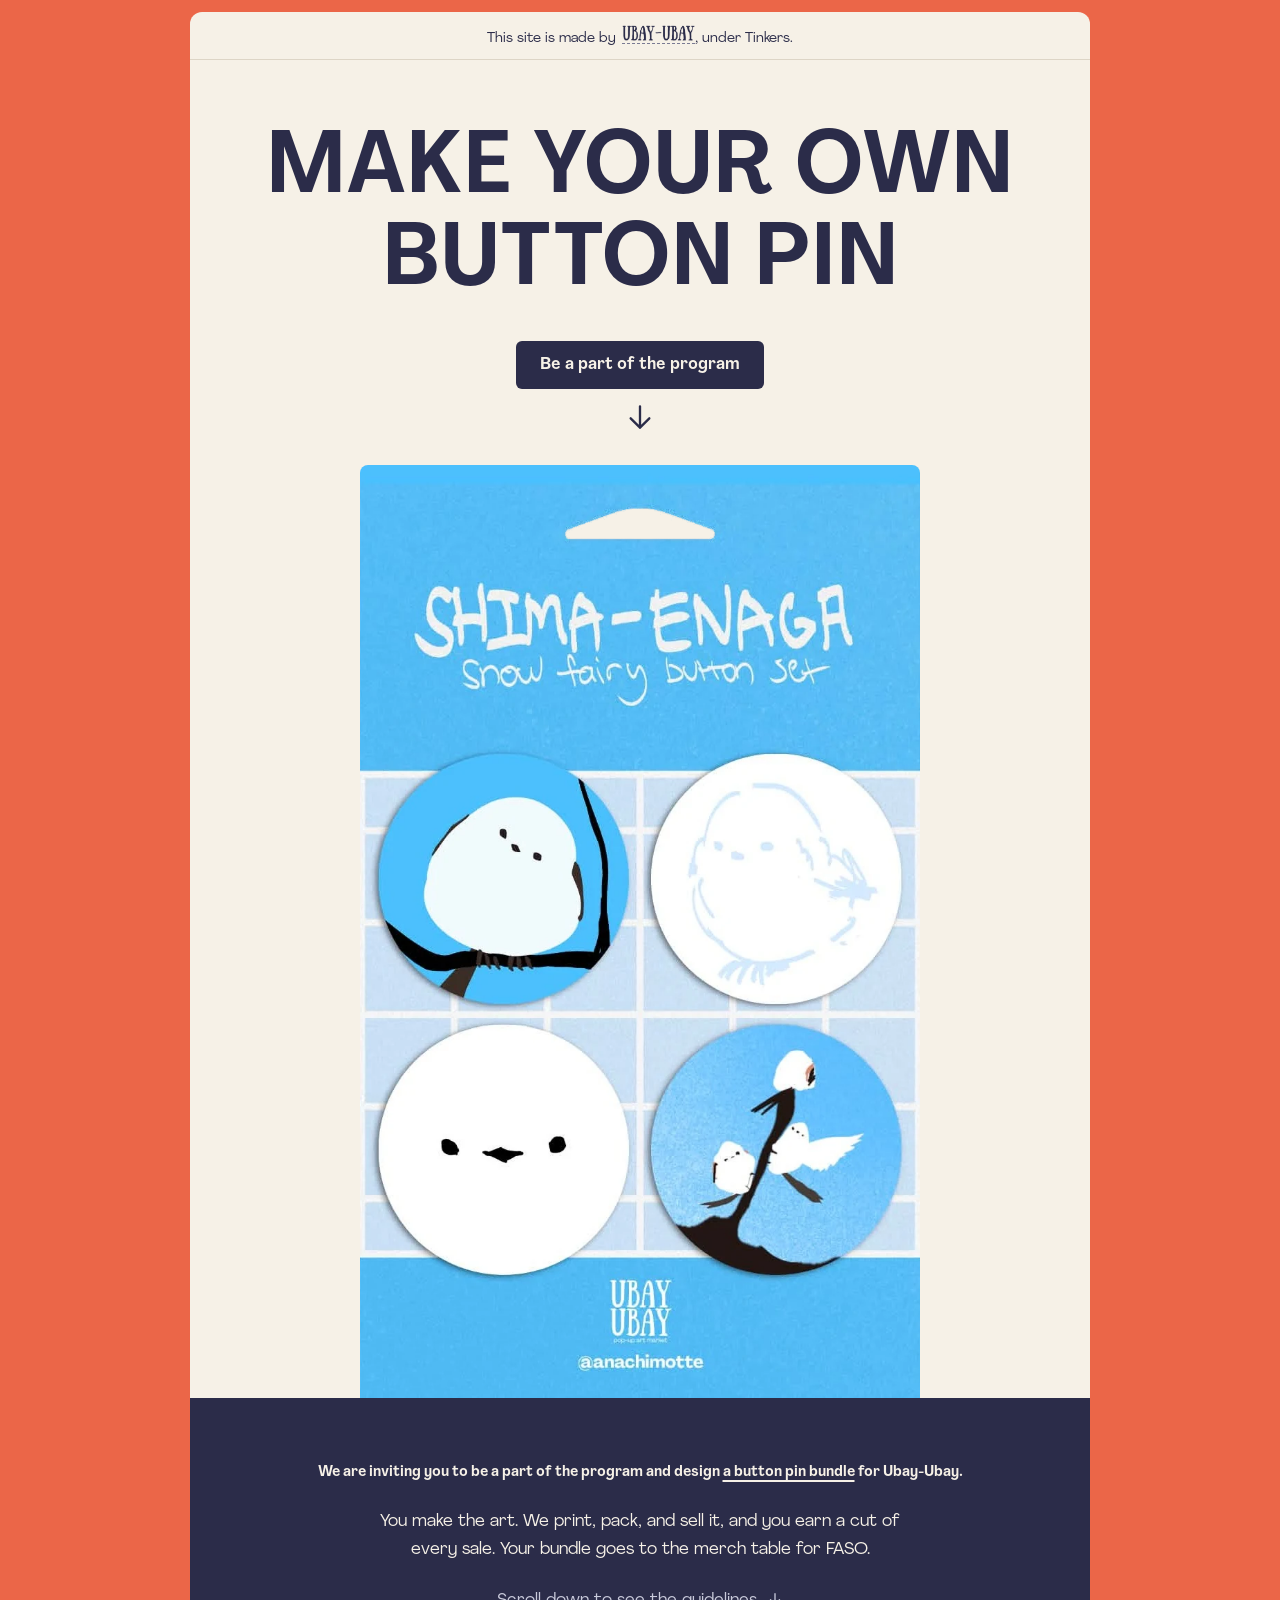
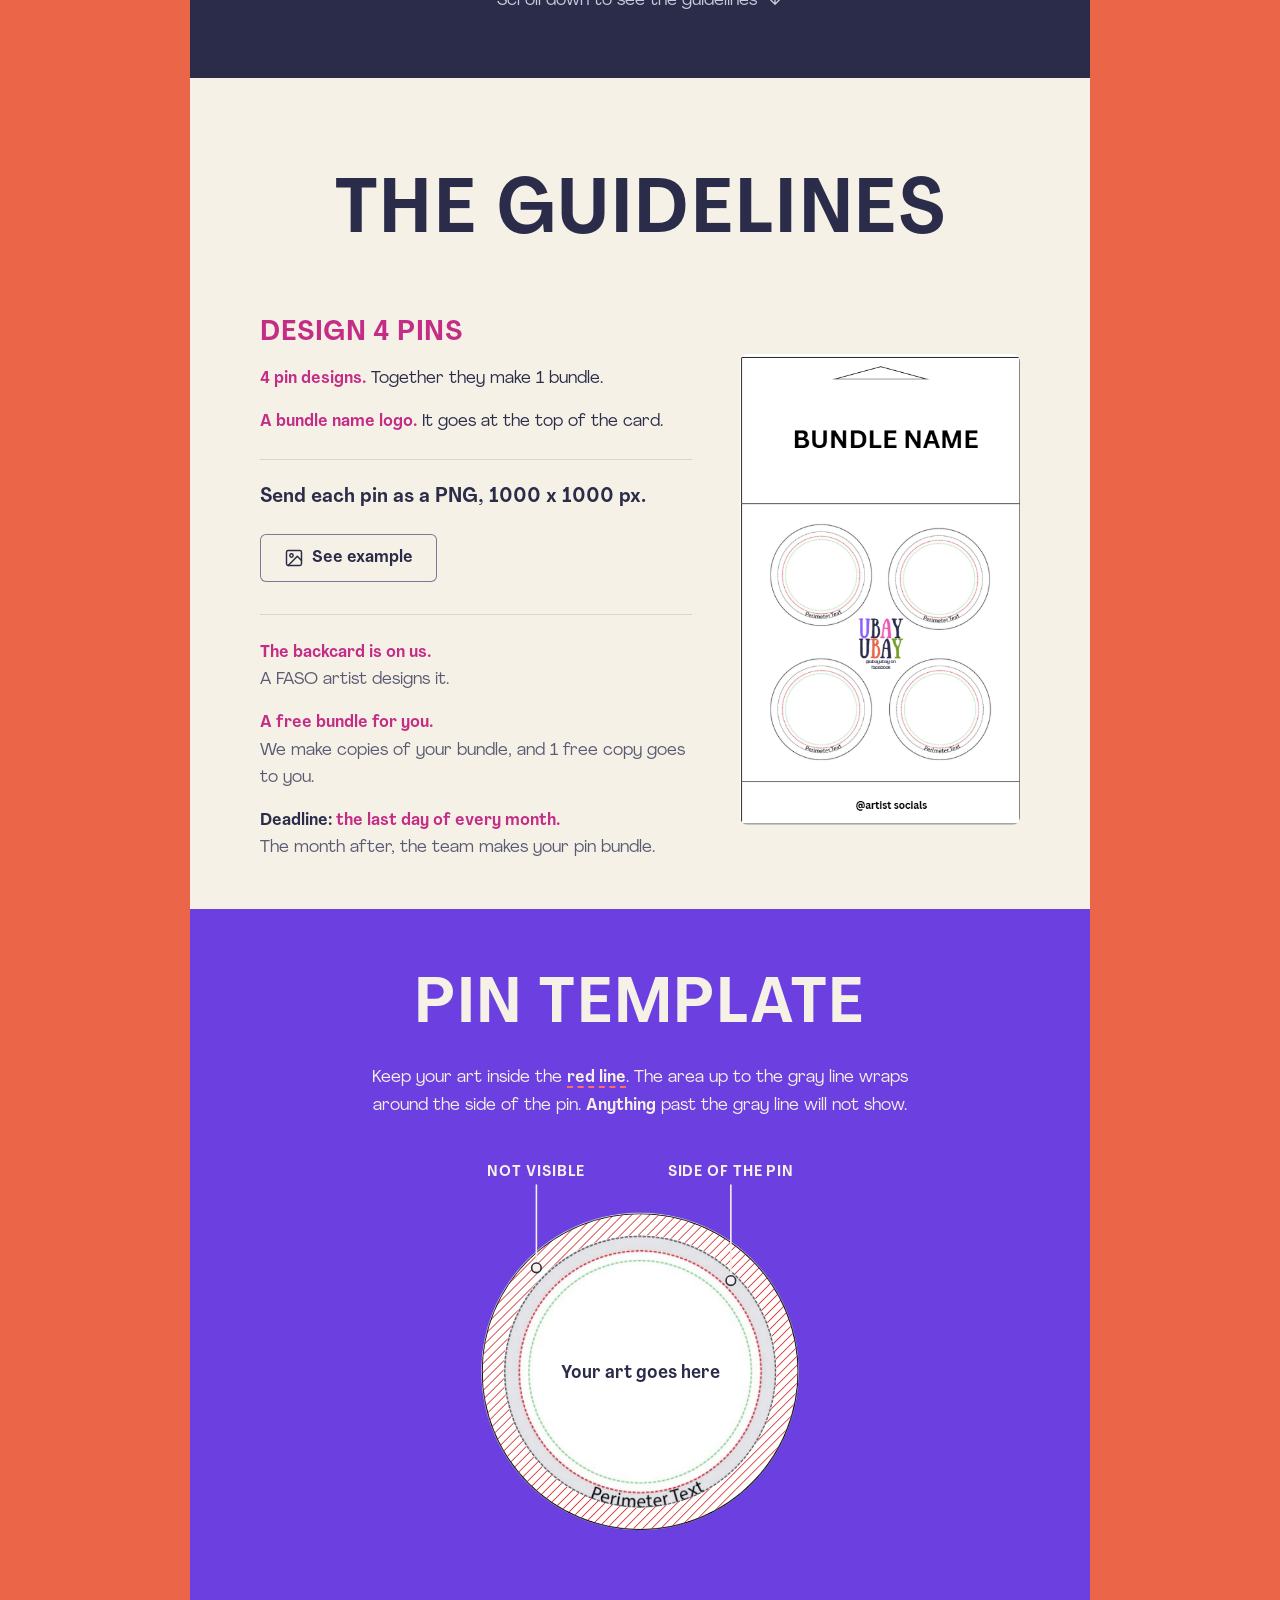
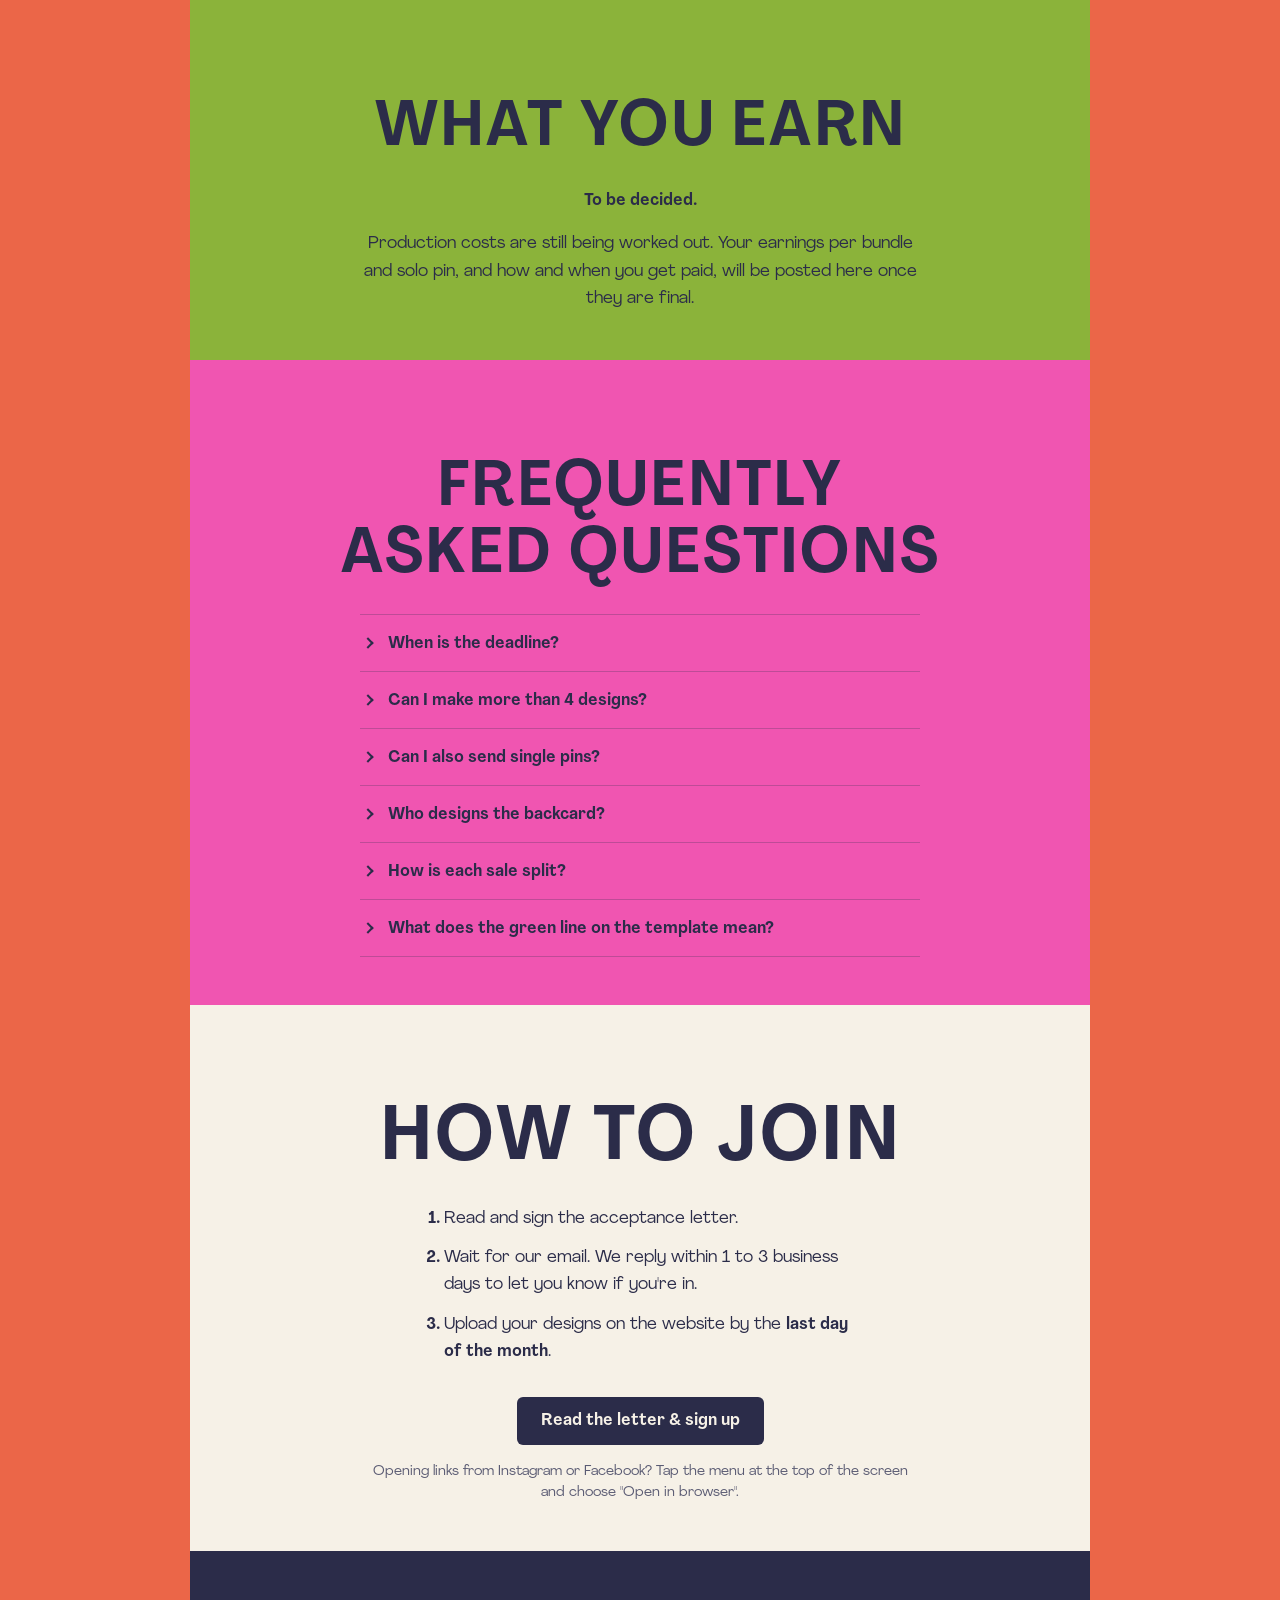
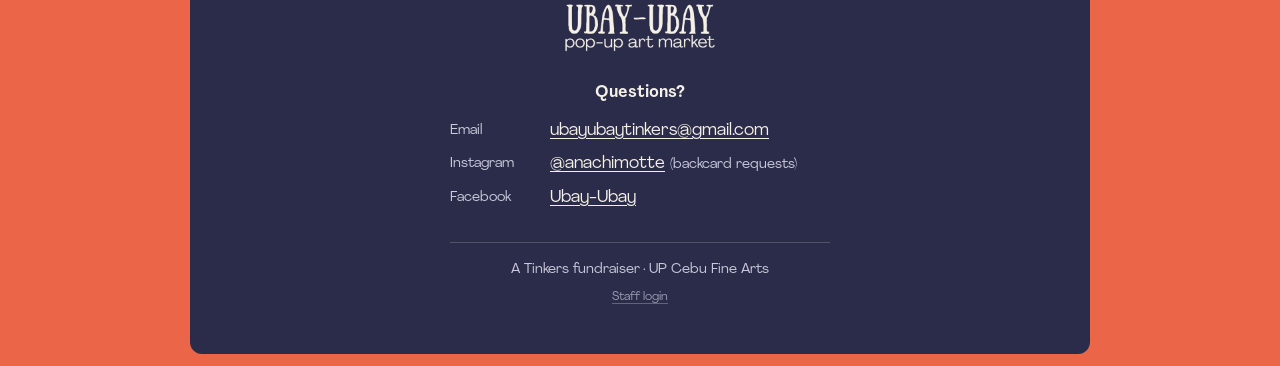
<file: index.html>
<!doctype html>
<html lang="en">
<head>
  <meta charset="utf-8">
  <meta name="viewport" content="width=device-width, initial-scale=1">
  <title>Ubay-Ubay artist invitation</title>
  <!-- EDIT: This is the text that shows when the link is shared on Facebook or Messenger. -->
  <meta name="description" content="Ubay-Ubay is inviting artists to design a button pin bundle for the FASO merch table. You make the art. We print, pack, and sell it. You earn a cut of every sale. Submissions close at the end of every month.">
  <!-- EDIT: When you change styles.css or script.js, raise the ?v= number here AND on the other page.
       It makes browsers load the new file instead of an old saved copy. -->
  <link rel="stylesheet" href="styles.css?v=63">
  <!-- Turns on the scroll animations. Skipped for people who turned on "reduce motion". -->
  <script>if ('IntersectionObserver' in window && matchMedia('(prefers-reduced-motion: no-preference)').matches) document.documentElement.classList.add('js-reveal')</script>
  <script src="script.js?v=28" defer></script>
</head>
<body>

<!--
  HOW TO EDIT THIS PAGE
  - All page text lives in this file. Change the words between the tags and save.
  - Look for comments that start with "EDIT:" for the parts that change often.
  - Anything not decided yet looks like this: <span class="tbd">[to be decided]</span>
    Replace the whole span with the real value once it is decided, then tick it off in TODO.md.
  - The page, top to bottom: header (stays at the top while scrolling), intro (cream),
    invitation (navy), Design 4 pins (cream), Pin Template (purple), What you earn (green), FAQ (pink),
    how to join (cream), footer (navy). The space around the sheet is orange.
  - Parts with class="reveal" fade in when they scroll into view.
  - The acceptance letter and the sign-up form are on the other page, sign-up.html.
-->

<a class="skip-link" href="#guidelines">Skip to the guidelines</a>

<!-- The whole site sits on one centered sheet (.page) with rounded outer corners and
     sand-colored space around it, like a Google Form. -->
<div class="page">

<!-- EDIT: The header. Keep it the same as the header on sign-up.html.
     The logo is assets/brand/logo-wordmark-navy.png (cropped from the brand kit). -->
<header class="site-header">
  <p><span>
    This site is made by
    <!-- EDIT: The short description that pops up from the logo (hover on computers, tap on phones). -->
    <span class="logo-tip"><button class="logo-tip-trigger" type="button" aria-describedby="logo-tip-text" aria-expanded="false"><img class="site-header-logo" src="assets/brand/logo-wordmark-navy.png" width="465" height="101" alt="Ubay-Ubay"></button><span class="logo-tip-text" id="logo-tip-text" role="tooltip">Ubay-Ubay is a pop-up art market by Tinkers, an organization in the Fine Arts department of UP Cebu.</span></span>,
    under Tinkers.
  </span></p>
</header>

<main>

  <!-- =========================================================
       ZONE 1: INTRO (cream)
       ========================================================= -->
  <section class="hero" aria-labelledby="intro-title">
    <!-- EDIT: The big heading. Each <span> is one line. If you change the words,
         change the 8.9 in .hero-title in styles.css so the longest line still fits phones. -->
    <h1 id="intro-title" class="hero-title"><span>Make your own</span> <span>button pin</span></h1>

    <a class="hero-cta" href="#guidelines">
      <span class="hero-box">Be a part of the program</span>
      <svg class="hero-arrow" viewBox="0 0 24 24" width="32" height="32" aria-hidden="true" focusable="false">
        <path d="M12 4v16M5 13l7 7 7-7" fill="none" stroke="currentColor" stroke-width="1.75" stroke-linecap="round" stroke-linejoin="round"></path>
      </svg>
    </a>

    <!-- EDIT: Placeholder picture. Swap the src for the real image and update the alt text.
         The hang-hole at the top is see-through, so the cream page shows through it. -->
    <figure class="hero-image">
      <img src="assets/brand/shima-enaga-placeholder.webp?v=1" width="810" height="1350" alt="Shima-Enaga snow fairy button set by @anachimotte">
    </figure>
  </section>


  <!-- =========================================================
       ZONE 2: THE GUIDELINES
       The invitation sits on navy, Design 4 pins on cream, Pin Template on purple, What you earn on green, the FAQ on pink.
       Topic titles have no numbers. The heading itself names the part.
       ========================================================= -->
  <section class="guidelines" id="guidelines" aria-labelledby="guidelines-title">
  <div class="zone zone-navy zone-invite">

    <!-- EDIT: The invitation at the top of the navy section. The first line is
         sized to fit on one line on computers. Phones wrap it. -->
    <div class="invite reveal">
      <p class="invite-lead">
        We are inviting you to be a part of the program and design
        <span class="underline">a button pin bundle</span> for Ubay-Ubay.
      </p>
      <p class="invite-body">
        You make the art. We print, pack, and sell it, and you earn a cut of every sale.
        Your bundle goes to the merch table for FASO.
      </p>
      <p class="invite-scroll">
        Scroll down to see the guidelines
        <svg class="invite-scroll-arrow" viewBox="0 0 24 24" width="18" height="18" aria-hidden="true" focusable="false">
          <path d="M12 5v14M6 13l6 6 6-6" fill="none" stroke="currentColor" stroke-width="1.75" stroke-linecap="round" stroke-linejoin="round"></path>
        </svg>
      </p>
    </div>
  </div>

  <!-- Guidelines 1 and 2 sit on cream with navy text -->
  <div class="zone zone-guide">

    <div class="zone-head reveal">
      <h2 id="guidelines-title" class="guidelines-title">The guidelines</h2>
    </div>

    <!-- ---------- Design 4 pins ---------- -->
    <!-- Guideline 1: the text on the left, the sample card on the right.
         On phones everything is centered and stacked, with the sample card last. -->
    <section class="topic topic-wide reveal" id="what-to-make" aria-labelledby="what-to-make-title">
      <div class="bento">

      <div class="bento-text">
      <h3 id="what-to-make-title">Design 4 pins</h3>

      <div class="bento-lines">
        <p><strong class="text-highlight">4 pin designs.</strong> Together they make 1 bundle.</p>
        <p><strong class="text-highlight">A bundle name logo.</strong> It goes at the top of the card.</p>
      </div>

      <!-- EDIT: File format for each pin. -->
      <p class="bento-sub">Send each pin as a PNG, 1000 x 1000 px.</p>

      <!-- "See example": on computers, hovering shows a small preview.
           Clicking or tapping opens the full picture on top of the page (the dialog
           at the bottom of <main>). It never leaves the page. -->
      <div class="example-trigger">
        <button class="button button-secondary example-open" type="button" data-open-example>
          <svg viewBox="0 0 24 24" width="20" height="20" aria-hidden="true" focusable="false">
            <rect x="3" y="3" width="18" height="18" rx="2" fill="none" stroke="currentColor" stroke-width="1.75"></rect>
            <circle cx="9" cy="9" r="2" fill="none" stroke="currentColor" stroke-width="1.75"></circle>
            <path d="M21 15l-5-5L5 21" fill="none" stroke="currentColor" stroke-width="1.75" stroke-linecap="round" stroke-linejoin="round"></path>
          </svg>
          See example
        </button>
        <div class="example-peek" aria-hidden="true">
          <img src="assets/brand/pin-example-bundle.jpg" width="844" height="1265" loading="lazy" alt="">
        </div>
      </div>

      <!-- Extra information, quieter, right under "See example". -->
      <div class="bento-extra">
        <div class="bento-extra-items">
          <p><strong class="text-highlight">The backcard is on us.</strong> A FASO artist designs it.</p>
          <p><strong class="text-highlight">A free bundle for you.</strong> We make copies of your bundle, and 1 free copy goes to you.</p>
          <!-- EDIT: The deadline. It also appears in the FAQ and in "How to join" step 3. -->
          <p>
            <strong>Deadline: <span class="text-highlight">the last day of every month.</span></strong>
            The month after, the team makes your pin bundle.
          </p>
        </div>
      </div>
      </div>

      <!-- EDIT: The sample bundle picture is assets/brand/pin-sample-guideline.png -->
      <div class="bento-sample">
        <img class="sample-image" src="assets/brand/pin-sample-guideline.png?v=2" width="432" height="727"
             alt="Sample bundle card: the bundle name at the top, four pins with the template lines around the Ubay-Ubay logo, and the artist's socials at the bottom">
      </div>

      </div>
    </section>
  </div>

  <!-- Pin Template on purple with cream text -->
  <div class="zone zone-navy zone-template">

    <!-- ---------- Pin Template ---------- -->
    <section class="topic column reveal" id="pin-template" aria-labelledby="pin-template-title">
      <h3 id="pin-template-title" class="section-title">Pin Template</h3>
      <p>
        Keep your art inside the <strong class="text-red">red line</strong>. The area up to the
        gray line wraps around the side of the pin. <strong>Anything</strong> past the gray line
        will not show.
      </p>

      <!-- EDIT: The pin picture is assets/brand/pin-template.png. The shading and labels are drawn on top of it. -->
      <svg class="template-diagram" viewBox="-20 -130 640 740" role="img" aria-labelledby="template-diagram-title">
        <title id="template-diagram-title">Button pin template. Your art goes inside the red dashed line. The ring between the red and gray dashed lines wraps around the side of the pin. Anything past the gray dashed line, up to the outer edge, is not visible.</title>
        <defs>
          <!-- White with red diagonal lines, for the outer ring that will not show -->
          <pattern id="hatch-not-visible" patternUnits="userSpaceOnUse" width="12" height="12" patternTransform="rotate(45)">
            <rect width="12" height="12" fill="#ffffff"></rect>
            <line x1="0" y1="0" x2="0" y2="12" stroke="#d62828" stroke-width="3"></line>
          </pattern>
        </defs>
        <image href="assets/brand/pin-template.png" x="0" y="0" width="600" height="600"></image>
        <!-- Shading: red-hatched ring = not visible, light gray ring = side of the pin -->
        <path class="zone-shade-hidden" fill-rule="evenodd" d="M 4,300 a 296,296 0 1,0 592,0 a 296,296 0 1,0 -592,0 Z M 43,300 a 257,257 0 1,0 514,0 a 257,257 0 1,0 -514,0 Z"></path>
        <path class="zone-shade-side" fill-rule="evenodd" d="M 44,300 a 256,256 0 1,0 512,0 a 256,256 0 1,0 -512,0 Z M 71,300 a 229,229 0 1,0 458,0 a 229,229 0 1,0 -458,0 Z"></path>
        <!-- Labels -->
        <g class="diagram-callout">
          <line x1="105" y1="-52" x2="105" y2="105"></line>
          <circle cx="105" cy="105" r="9"></circle>
          <text x="105" y="-68" text-anchor="middle">NOT VISIBLE</text>
          <line x1="471" y1="-52" x2="471" y2="129"></line>
          <circle cx="471" cy="129" r="9"></circle>
          <text x="471" y="-68" text-anchor="middle">SIDE OF THE PIN</text>
        </g>
        <text class="diagram-front-note" x="300" y="312" text-anchor="middle">Your art goes here</text>
      </svg>

    </section>

  </div>

    <!-- ---------- What you earn (green band) ---------- -->
    <section class="zone zone-color zone-green" id="earnings" aria-labelledby="earnings-title">
      <div class="topic column reveal">
        <h3 id="earnings-title" class="section-title">What you earn</h3>
        <!-- EDIT: Earnings. Still to be decided. Once set, also update the FAQ ("How is each sale split?"). -->
        <p><strong>To be decided.</strong></p>
        <p>
          Production costs are still being worked out. Your earnings per bundle and solo pin,
          and how and when you get paid, will be posted here once they are final.
        </p>
      </div>
    </section>

    <!-- ---------- Frequently asked questions (pink band) ----------
         To add a question, copy one <details> block and change the text. -->
    <section class="zone zone-color zone-pink" id="faq" aria-labelledby="faq-title">
      <div class="topic column reveal">
        <h3 id="faq-title" class="section-title">Frequently asked questions</h3>

        <div class="more-list">

          <!-- EDIT: The deadline. It also appears under "Design 4 pins" and in "How to join" step 3. -->
          <details class="more">
            <summary>When is the deadline?</summary>
            <div class="more-body">
              <p>
                <strong>The last day of every month.</strong>
                Upload your designs with your upload link by then. The month after, the team
                prints and packs your bundle. See "How to join" below.
              </p>
            </div>
          </details>

          <details class="more">
            <summary>Can I make more than 4 designs?</summary>
            <div class="more-body">
              <p>Yes. Make as many as you want, but only 4 designs go into one bundle.</p>
              <ul class="list">
                <li>4 designs make 1 bundle.</li>
                <li>5 designs still make 1 bundle. The extra design does not earn more.</li>
                <li>8 designs make 2 bundles and a bigger cut.</li>
              </ul>
            </div>
          </details>

          <details class="more">
            <summary>Can I also send single pins?</summary>
            <div class="more-body">
              <p>Yes, as solo pins, if you also submitted a bundle.</p>
              <ul class="list">
                <li>Solo pin art does not have to be new or on theme.</li>
                <li>Upload solo pins with the same upload link as your bundle.</li>
              </ul>
            </div>
          </details>

          <details class="more">
            <summary>Who designs the backcard?</summary>
            <div class="more-body">
              <p>
                A FASO artist makes every backcard, so all bundles look the same.
                You only design the pins and the bundle name logo. See the sample card under "Design 4 pins".
              </p>
              <p>The card is vellum board or hard paper with pre-punched holes for the pins.</p>
              <p>
                Want something added to your card? Message
                <a href="https://www.instagram.com/anachimotte/" target="_blank" rel="noopener noreferrer">@anachimotte on Instagram</a>.
              </p>
            </div>
          </details>

          <details class="more">
            <summary>How is each sale split?</summary>
            <div class="more-body">
              <!-- EDIT: Prices. The artist's share also appears under "What you earn". -->
              <div class="table-wrap">
                <table>
                  <thead>
                    <tr>
                      <th scope="col">Item</th>
                      <th scope="col" class="num">Price</th>
                      <th scope="col" class="num">Artist gets</th>
                      <th scope="col" class="num">Tinkers gets</th>
                    </tr>
                  </thead>
                  <tbody>
                    <tr><th scope="row">Bundle</th><td class="num">₱240</td><td class="num">₱100</td><td class="num">₱140</td></tr>
                    <tr><th scope="row">Solo pin</th><td class="num">₱50</td><td class="num">₱10</td><td class="num">₱40</td></tr>
                  </tbody>
                </table>
              </div>
            </div>
          </details>

          <details class="more">
            <summary>What does the green line on the template mean?</summary>
            <div class="more-body">
              <p><span class="tbd">[to be decided]</span></p>
            </div>
          </details>

        </div>
      </div>
    </section>

    <!-- EDIT: Pin ideas gallery. Hidden until we have images we own or have permission to use.
         To show it, delete the two comment lines marked HIDE and put the images inside the gallery div.
    HIDE START
    <section class="topic column reveal" id="pin-ideas" aria-labelledby="pin-ideas-title">
      <h3 id="pin-ideas-title">Pin ideas</h3>
      <div class="gallery"></div>
    </section>
    HIDE END -->

  </section>


  <!-- =========================================================
       ZONE 3: HOW TO JOIN (cream)
       ========================================================= -->
  <section class="zone zone-join" id="how-to-join" aria-labelledby="how-to-join-title">
    <div class="column reveal">
      <h2 id="how-to-join-title" class="join-title">How to join</h2>

      <!-- EDIT: Deadline. It also appears under "Design 4 pins" and in the FAQ. -->
      <ol class="steps">
        <li>Read and sign the acceptance letter.</li>
        <li>Wait for our email. We reply within 1 to 3 business days to let you know if you're in.</li>
        <li>
          Upload your designs on the website by the <strong>last day of the month</strong>.
        </li>
      </ol>

      <p><a class="button button-primary" href="sign-up.html">Read the letter &amp; sign up</a></p>
      <p class="small">
        Opening links from Instagram or Facebook? Tap the menu at the top of the screen
        and choose "Open in browser".
      </p>
    </div>
  </section>

  <!-- EDIT: The example picture that opens from "See example" in guideline 1.
       The picture is assets/brand/pin-example-bundle.jpg (by Gumtoo Stickers). -->
  <dialog class="example-dialog" id="example-dialog" aria-labelledby="example-dialog-title">
    <div class="example-dialog-inner">
      <div class="example-dialog-head">
        <p class="example-dialog-title" id="example-dialog-title">Example of a finished bundle</p>
        <form method="dialog">
          <button class="example-dialog-close" type="submit" aria-label="Close">
            <svg viewBox="0 0 24 24" width="22" height="22" aria-hidden="true" focusable="false">
              <path d="M6 6l12 12M18 6L6 18" fill="none" stroke="currentColor" stroke-width="1.75" stroke-linecap="round"></path>
            </svg>
          </button>
        </form>
      </div>
      <img src="assets/brand/pin-example-bundle.jpg" width="844" height="1265" loading="lazy"
           alt="A finished bundle called Cooking Noodle: four round pins on a backcard, showing a noodle pack, a fried egg with shrimp and bacon, bok choy with a dumpling, and a bowl of noodles">
      <p class="small">Cooking Noodle by <a href="https://www.gumtoostickers.com" target="_blank" rel="noopener noreferrer">Gumtoo Stickers</a></p>
    </div>
  </dialog>

</main>

<!-- EDIT: Footer contacts. Keep this the same as the footer on sign-up.html. -->
<footer class="site-footer">
  <div class="column">
    <!-- EDIT: Logo image is assets/brand/logo-horizontal-cream.png (cropped from the brand kit). -->
    <img class="footer-logo" src="assets/brand/logo-horizontal-cream.png" width="160" height="57" alt="Ubay-Ubay pop-up art market">
    <p class="footer-title">Questions?</p>
    <dl class="footer-contacts">
      <div>
        <dt>Email</dt>
        <dd><a href="mailto:ubayubaytinkers@gmail.com">ubayubaytinkers@gmail.com</a></dd>
      </div>
      <div>
        <dt>Instagram</dt>
        <dd><a href="https://www.instagram.com/anachimotte/" target="_blank" rel="noopener noreferrer">@anachimotte</a> <span class="footer-note">(backcard requests)</span></dd>
      </div>
      <div>
        <dt>Facebook</dt>
        <dd><a href="https://www.facebook.com/profile.php?id=61594420606815" target="_blank" rel="noopener noreferrer">Ubay-Ubay</a></dd>
      </div>
    </dl>
    <p class="footer-credit">A Tinkers fundraiser · UP Cebu Fine Arts</p>
    <!-- The staff page (password protected). Quiet on purpose: artists don't need it. -->
    <p class="footer-staff"><a href="admin.html">Staff login</a></p>
  </div>
</footer>

</div>

</body>
</html>
</file>
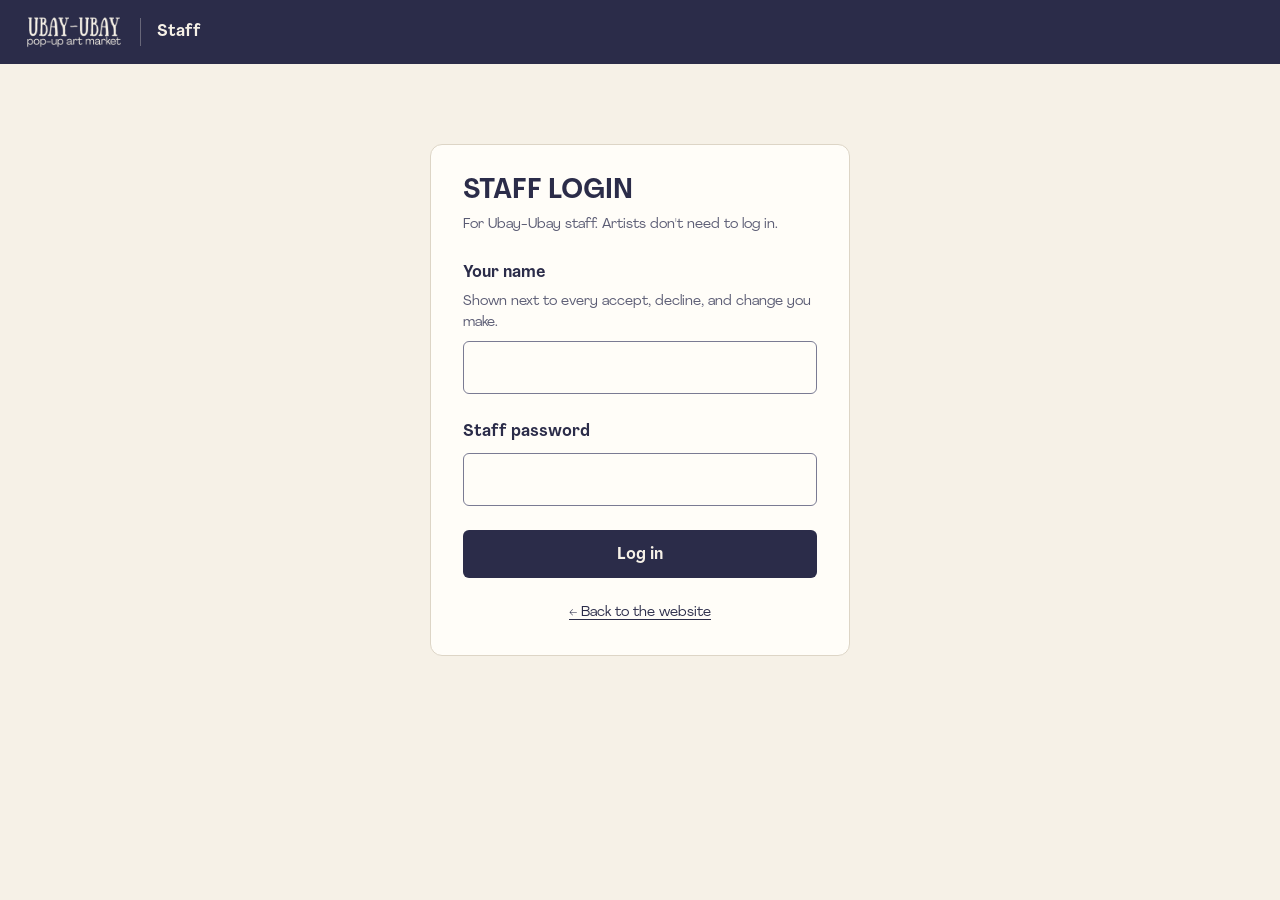
<file: admin.html>
<!doctype html>
<html lang="en">
<head>
  <meta charset="utf-8">
  <meta name="viewport" content="width=device-width, initial-scale=1">
  <title>Staff page, Ubay-Ubay</title>
  <!-- Private page for Ubay-Ubay staff, reached from "Staff login" in the footer.
       Hidden from search engines. -->
  <meta name="robots" content="noindex, nofollow">
  <!-- EDIT: When you change styles.css or script.js, raise the ?v= number here AND on the other pages. -->
  <link rel="stylesheet" href="styles.css?v=63">
  <script src="script.js?v=28" defer></script>
  <script src="admin.js?v=5" defer></script>
</head>
<body class="staff">

<!--
  HOW THIS PAGE WORKS
  - Staff log in with their name and the staff password. The password is checked by the
    Apps Script (ADMIN_PASSWORD in its settings), never stored in this page.
  - Accept sends the welcome email with the artist's private upload link.
    Decline sends a kind "not this time" email. Both are logged with the staff name.
  - admin.js builds the list. Setup and use: README.md, "Use the staff page".
-->

<header class="staff-top">
  <a class="staff-brand" href="index.html" aria-label="Ubay-Ubay website">
    <img src="assets/brand/logo-horizontal-cream.png" width="160" height="57" alt="Ubay-Ubay">
  </a>
  <span class="staff-top-label">Staff</span>
  <div class="staff-top-user" id="staff-top-user" hidden>
    <span class="staff-top-name">Logged in as <strong id="staff-shown"></strong></span>
    <button class="staff-top-button" type="button" id="refresh-button">Refresh</button>
    <button class="staff-top-button" type="button" id="logout-button">Log out</button>
  </div>
</header>

<main class="staff-main">

  <!-- Log in -->
  <section class="staff-login" id="login-box" hidden aria-labelledby="login-title">
    <h1 id="login-title" class="staff-login-title">Staff login</h1>
    <p class="small">For Ubay-Ubay staff. Artists don't need to log in.</p>
    <form class="form" id="login-form" novalidate>
      <div class="field">
        <label for="staff-name">Your name</label>
        <p class="hint" id="staff-name-hint">Shown next to every accept, decline, and change you make.</p>
        <input id="staff-name" type="text" autocomplete="name" maxlength="60" aria-describedby="staff-name-hint" required>
      </div>
      <div class="field">
        <label for="staff-password">Staff password</label>
        <input id="staff-password" type="password" autocomplete="current-password" required>
      </div>
      <button class="button button-primary button-block" type="submit" id="login-button">Log in</button>
      <p class="small form-status" id="login-status" role="status" aria-live="polite"></p>
    </form>
    <p class="small staff-login-back"><a href="index.html">← Back to the website</a></p>
  </section>

  <!-- The dashboard -->
  <div id="admin-app" hidden>
    <h1 class="staff-title" id="page-title">Sign-ups</h1>

    <!-- The 4 count tiles are also the filters -->
    <div class="stat-tiles" role="group" aria-label="Show">
      <button class="stat-tile" type="button" data-filter="needs" aria-pressed="true">
        <span class="stat-label">Needs a reply</span>
        <span class="stat-value" id="count-needs">0</span>
        <span class="stat-note" id="note-needs"></span>
      </button>
      <button class="stat-tile" type="button" data-filter="Accepted" aria-pressed="false">
        <span class="stat-label">Accepted</span>
        <span class="stat-value" id="count-accepted">0</span>
        <span class="stat-note">In the program</span>
      </button>
      <button class="stat-tile" type="button" data-filter="Declined" aria-pressed="false">
        <span class="stat-label">Declined</span>
        <span class="stat-value" id="count-declined">0</span>
        <span class="stat-note">Told "not this time"</span>
      </button>
      <button class="stat-tile" type="button" data-filter="uploads" aria-pressed="false">
        <span class="stat-label">Uploaded this month</span>
        <span class="stat-value" id="count-uploads">0</span>
        <span class="stat-note" id="note-uploads">Artists</span>
      </button>
    </div>

    <!-- Filters. They are saved in the page address, so Refresh keeps them and a copied
         link opens the same view. The tiles above are shortcuts that set these. -->
    <form class="staff-filters" id="staff-filters" role="search" aria-label="Filter sign-ups">
      <label class="staff-search">
        <span class="visually-hidden">Search</span>
        <svg viewBox="0 0 24 24" width="18" height="18" aria-hidden="true" focusable="false"><circle cx="11" cy="11" r="6.5" fill="none" stroke="currentColor" stroke-width="1.5"></circle><path d="M16 16l4.5 4.5" stroke="currentColor" stroke-width="1.5" stroke-linecap="round"></path></svg>
        <input type="search" id="f-q" name="q" placeholder="Search name, artist name, or email" autocomplete="off">
      </label>
      <label class="filter-field">
        <span>Status</span>
        <select id="f-status" name="status">
          <option value="all">All</option>
          <option value="New">New (not decided)</option>
          <option value="Accepted">Accepted</option>
          <option value="Declined">Declined</option>
        </select>
      </label>
      <label class="filter-field">
        <span>Replied</span>
        <select id="f-replied" name="replied">
          <option value="all">All</option>
          <option value="no">Not replied yet</option>
          <option value="yes">Replied</option>
        </select>
      </label>
      <label class="filter-field">
        <span>Uploads</span>
        <select id="f-uploads" name="uploads">
          <option value="all">All</option>
          <option value="month">Uploaded this month</option>
          <option value="any">Uploaded any time</option>
          <option value="none">No uploads yet</option>
        </select>
      </label>
      <label class="filter-field">
        <span>Signed</span>
        <select id="f-signed" name="signed">
          <option value="any">Any time</option>
          <option value="week">Last 7 days</option>
          <option value="month">This month</option>
          <option value="last-month">Last month</option>
          <option value="older">Before last month</option>
        </select>
      </label>
      <label class="filter-field">
        <span>Sort</span>
        <select id="f-sort" name="sort">
          <option value="oldest">Longest wait</option>
          <option value="newest">Newest</option>
          <option value="name">A to Z</option>
        </select>
      </label>
    </form>

    <div class="staff-tools">
      <p class="small staff-showing" id="staff-showing" aria-live="polite"></p>
      <label class="filter-check">
        <input type="checkbox" id="f-hide-test" name="hideTest"> Hide test sign-ups
      </label>
      <button class="button button-ghost button-small" type="button" id="clear-filters">Clear filters</button>
      <!-- Copies every email in the list below, for Gmail's BCC box -->
      <button class="button button-secondary button-small" type="button" id="copy-emails">Copy emails</button>
    </div>

    <p class="small form-status admin-status" id="admin-status" role="status" aria-live="polite"></p>

    <div class="srows" id="staff-list">
      <!-- Column titles, computers only. Each row below is a button that opens its details. -->
    </div>
  </div>

</main>

<!-- Asks before an email goes out -->
<dialog class="example-dialog thanks-dialog" id="confirm-dialog" aria-labelledby="confirm-title">
  <div class="example-dialog-inner">
    <div class="example-dialog-head">
      <p class="example-dialog-title" id="confirm-title"></p>
    </div>
    <p id="confirm-text"></p>
    <div class="confirm-actions">
      <button class="button button-secondary" type="button" data-answer="no">Cancel</button>
      <button class="button button-primary" type="button" data-answer="yes" id="confirm-yes">Send email</button>
    </div>
  </div>
</dialog>

<!-- A signed letter, shown on the page. Each PDF page is drawn as a picture, so it
     works on phones too. Open in new tab and Download use the same file. -->
<dialog class="example-dialog letter-dialog" id="letter-dialog" aria-labelledby="letter-title">
  <div class="example-dialog-inner">
    <div class="example-dialog-head">
      <p class="example-dialog-title" id="letter-title">Signed letter</p>
      <form method="dialog">
        <button class="example-dialog-close" type="submit" aria-label="Close">
          <svg viewBox="0 0 24 24" width="22" height="22" aria-hidden="true" focusable="false">
            <path d="M6 6l12 12M18 6L6 18" fill="none" stroke="currentColor" stroke-width="1.75" stroke-linecap="round"></path>
          </svg>
        </button>
      </form>
    </div>
    <p class="letter-dialog-actions">
      <button class="button button-secondary button-small" type="button" id="letter-open" disabled>Open in new tab</button>
      <button class="button button-ghost button-small" type="button" id="letter-download" disabled>Download</button>
    </p>
    <div class="letter-pages" id="letter-pages"></div>
  </div>
</dialog>

<!-- One design, full size -->
<dialog class="example-dialog" id="image-dialog" aria-labelledby="image-title">
  <div class="example-dialog-inner">
    <div class="example-dialog-head">
      <p class="example-dialog-title" id="image-title"></p>
      <form method="dialog">
        <button class="example-dialog-close" type="submit" aria-label="Close">
          <svg viewBox="0 0 24 24" width="22" height="22" aria-hidden="true" focusable="false">
            <path d="M6 6l12 12M18 6L6 18" fill="none" stroke="currentColor" stroke-width="1.75" stroke-linecap="round"></path>
          </svg>
        </button>
      </form>
    </div>
    <div id="image-full"></div>
  </div>
</dialog>

</body>
</html>
</file>
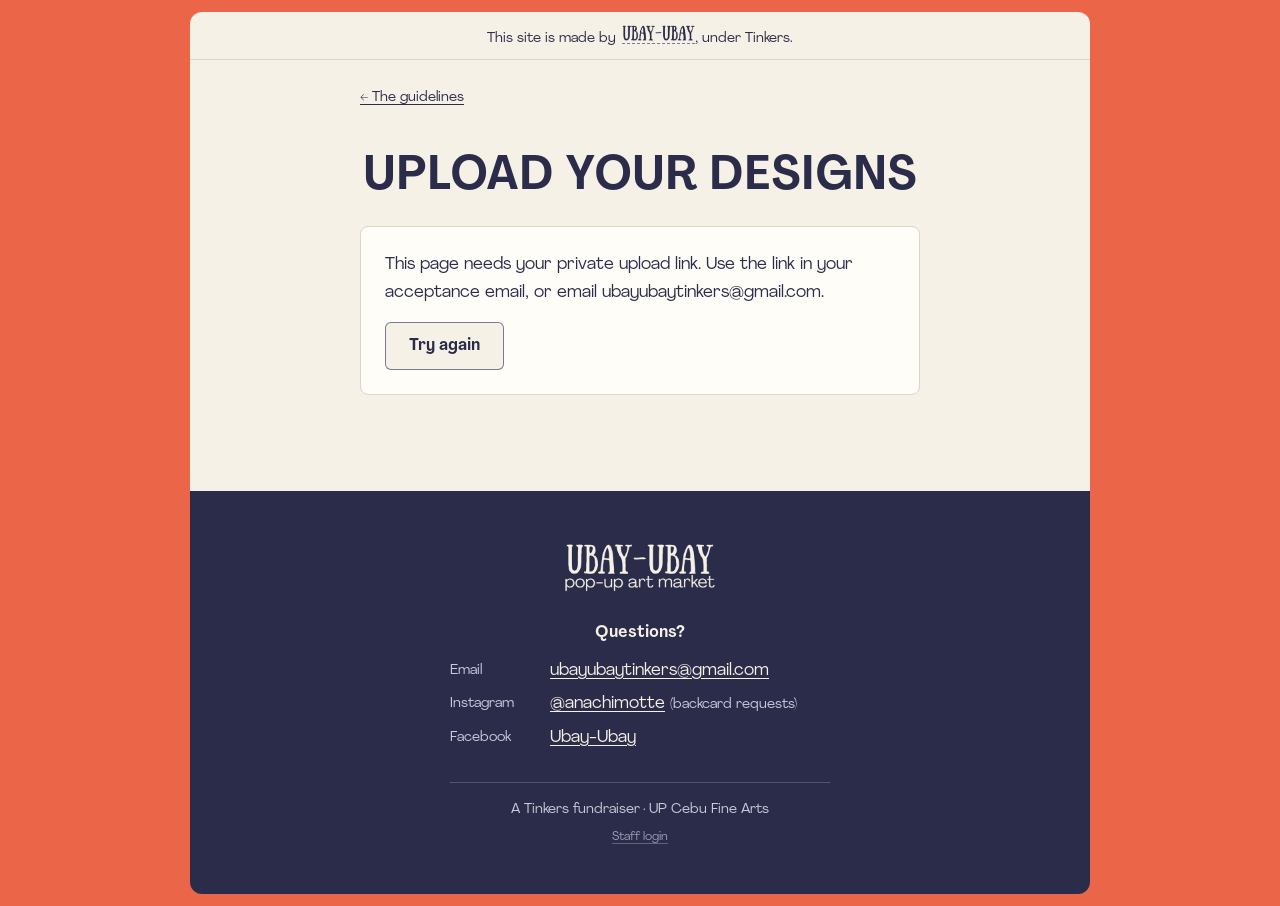
<file: upload.html>
<!doctype html>
<html lang="en">
<head>
  <meta charset="utf-8">
  <meta name="viewport" content="width=device-width, initial-scale=1">
  <title>Upload your designs, Ubay-Ubay</title>
  <!-- Private page: each accepted artist reaches it through the link in their welcome email. -->
  <meta name="robots" content="noindex">
  <!-- EDIT: When you change styles.css or script.js, raise the ?v= number here AND on the other pages. -->
  <link rel="stylesheet" href="styles.css?v=63">
  <script src="script.js?v=28" defer></script>
  <script src="upload.js?v=1" defer></script>
</head>
<body>

<!--
  HOW THIS PAGE WORKS
  - Accepted artists open it with their private link: upload.html?t=<code>.
    The code tells the Apps Script who they are, so their files go to their own Drive folder.
  - upload.js does the work. The checks (PNG, 1000 x 1000 px) happen here and again in the script.
-->

<div class="page">

<!-- EDIT: The header. Keep it the same as the header on index.html. -->
<header class="site-header">
  <p><span>
    This site is made by
    <span class="logo-tip"><button class="logo-tip-trigger" type="button" aria-describedby="logo-tip-text" aria-expanded="false"><img class="site-header-logo" src="assets/brand/logo-wordmark-navy.png" width="465" height="101" alt="Ubay-Ubay"></button><span class="logo-tip-text" id="logo-tip-text" role="tooltip">Ubay-Ubay is a pop-up art market by Tinkers, an organization in the Fine Arts department of UP Cebu.</span></span>,
    under Tinkers.
  </span></p>
</header>

<main class="signup upload">
<div class="column">

  <p class="back"><a href="index.html#guidelines">← The guidelines</a></p>

  <h1 id="page-title">Upload your designs</h1>
  <p class="signup-intro" id="upload-loading">Checking your upload link…</p>

  <noscript>
    <p class="small">This page needs JavaScript. Please open it in your phone's browser, such as Chrome or Safari.</p>
  </noscript>

  <!-- Shown when the link is wrong or no longer works -->
  <div class="upload-panel" id="upload-bad" hidden>
    <p id="upload-bad-text"></p>
    <p><button class="button button-secondary" type="button" id="upload-retry">Try again</button></p>
  </div>

  <div id="upload-app" hidden>
    <!-- EDIT: The greeting. upload.js fills in the artist name and the month (the data-upload parts). -->
    <p class="signup-intro">
      Hi <strong data-upload="artistName"></strong>! Send your designs by the last day of
      <span data-upload="monthLabel"></span>. They are printed the month after.
    </p>

    <section class="upload-section" aria-labelledby="mine-title">
      <h2 id="mine-title" class="upload-title">Sent in <span data-upload="monthLabel"></span></h2>
      <div id="upload-mine"></div>
    </section>

    <form class="upload-section" id="bundle-form" novalidate aria-labelledby="bundle-title">
      <h2 id="bundle-title" class="upload-title">Send a bundle</h2>
      <p class="hint">4 pins, each a PNG at exactly 1000 x 1000 px, and your bundle name logo as a PNG.
        To fix a file you already sent, type the same bundle name and pick only that file.</p>

      <div class="field">
        <label for="bundle-name">Bundle name</label>
        <input id="bundle-name" name="bundle" type="text" maxlength="60" autocomplete="off" required aria-describedby="bundle-name-error">
        <p class="field-error" id="bundle-name-error"></p>
      </div>

      <div class="slots" id="bundle-slots">
        <!-- Each tile is a file picker. upload.js fills in the preview. -->
        <label class="slot" data-slot="pin-1"><input class="slot-input" type="file" accept="image/png"><span class="slot-preview"></span><span class="slot-name">Pin 1</span><span class="slot-state">Choose PNG</span></label>
        <label class="slot" data-slot="pin-2"><input class="slot-input" type="file" accept="image/png"><span class="slot-preview"></span><span class="slot-name">Pin 2</span><span class="slot-state">Choose PNG</span></label>
        <label class="slot" data-slot="pin-3"><input class="slot-input" type="file" accept="image/png"><span class="slot-preview"></span><span class="slot-name">Pin 3</span><span class="slot-state">Choose PNG</span></label>
        <label class="slot" data-slot="pin-4"><input class="slot-input" type="file" accept="image/png"><span class="slot-preview"></span><span class="slot-name">Pin 4</span><span class="slot-state">Choose PNG</span></label>
        <label class="slot" data-slot="logo"><input class="slot-input" type="file" accept="image/png"><span class="slot-preview"></span><span class="slot-name">Logo</span><span class="slot-state">Choose PNG</span></label>
      </div>

      <button class="button button-primary button-block" type="submit" id="bundle-send">Send bundle</button>
      <p class="small form-status" id="bundle-status" role="status" aria-live="polite"></p>
    </form>

    <form class="upload-section" id="solo-form" novalidate aria-labelledby="solo-title">
      <h2 id="solo-title" class="upload-title">Send solo pins</h2>
      <p class="hint" id="solo-hint">Optional. Single pins, each a PNG at exactly 1000 x 1000 px. They don't have to be new or on theme.</p>
      <div class="field">
        <label for="solo-files">Solo pin files</label>
        <input id="solo-files" type="file" accept="image/png" multiple aria-describedby="solo-hint solo-error">
        <p class="field-error" id="solo-error"></p>
      </div>
      <button class="button button-secondary button-block" type="submit" id="solo-send">Send solo pins</button>
      <p class="small form-status" id="solo-status" role="status" aria-live="polite"></p>
    </form>
  </div>

</div>
</main>

<!-- EDIT: Footer contacts. Keep this the same as the footer on index.html. -->
<footer class="site-footer">
  <div class="column">
    <img class="footer-logo" src="assets/brand/logo-horizontal-cream.png" width="160" height="57" alt="Ubay-Ubay pop-up art market">
    <p class="footer-title">Questions?</p>
    <dl class="footer-contacts">
      <div>
        <dt>Email</dt>
        <dd><a href="mailto:ubayubaytinkers@gmail.com">ubayubaytinkers@gmail.com</a></dd>
      </div>
      <div>
        <dt>Instagram</dt>
        <dd><a href="https://www.instagram.com/anachimotte/" target="_blank" rel="noopener noreferrer">@anachimotte</a> <span class="footer-note">(backcard requests)</span></dd>
      </div>
      <div>
        <dt>Facebook</dt>
        <dd><a href="https://www.facebook.com/profile.php?id=61594420606815" target="_blank" rel="noopener noreferrer">Ubay-Ubay</a></dd>
      </div>
    </dl>
    <p class="footer-credit">A Tinkers fundraiser · UP Cebu Fine Arts</p>
    <!-- The staff page (password protected). Quiet on purpose: artists don't need it. -->
    <p class="footer-staff"><a href="admin.html">Staff login</a></p>
  </div>
</footer>

</div>

</body>
</html>
</file>
<file: styles.css>
/* Ubay-Ubay artist call (pin bundle submissions)
   EDIT: Colors, fonts, sizes, and spacing are set once in :root below.
   Change a value there and it updates everywhere on both pages.
   Colors and fonts follow the Ubay-Ubay brand kit.
   The layout is one centered column under a small sticky header. Wider
   screens only get a bigger headline and more space between sections. */

/* Brand font, hosted in assets/fonts/.
   Agrandir: Pangram Pangram, web license held by the org. */
@font-face {
  font-family: "Agrandir";
  src: url("assets/fonts/agrandir-regular.woff") format("woff");
  font-weight: 400;
  font-display: swap;
}

@font-face {
  font-family: "Agrandir";
  src: url("assets/fonts/agrandir-textbold.woff") format("woff");
  font-weight: 700;
  font-display: swap;
}

@font-face {
  font-family: "Agrandir Grand";
  src: url("assets/fonts/agrandir-grandheavy.woff") format("woff");
  font-weight: 800;
  font-display: swap;
}

:root {
  /* Brand colors (from the brand kit) */
  --color-cream: #f6f1e7;
  --color-navy: #2b2c49;
  --color-coral: #eb6648;
  --color-pink: #f055b1;
  --color-violet: #8c5eff;
  --color-green: #749e25;

  /* How the colors are used */
  --color-page: var(--color-cream);
  --color-surface: #fffdf8;           /* letter box, inputs, pin faces */
  --color-well: #ede5d6;              /* table header, template outside area */
  --color-line: #ddd5c6;              /* thin divider lines */
  --color-control: #7a7b93;           /* input and outlined button borders */
  --color-text: var(--color-navy);
  --color-text-2: #5a5b73;            /* small text, hints, placeholders */
  --color-ink: var(--color-navy);     /* the pin drawings */
  --color-accent: var(--color-navy);  /* main button and links */
  --color-accent-hover: #1f2036;
  --color-accent-active: #15162a;
  --color-focus: var(--color-violet); /* keyboard focus ring */
  --color-error: #c62828;

  /* Pin template colors. Match these to the real template file. */
  --color-template-red: #d62828;
  --color-template-gray: #8f8f8f;
  --color-template-green: #1e8a4c;
  --color-red-text: #ff6b6b;          /* the words "red line" on navy (the template red is too dark there) */
  --color-highlight: #ff8acb;         /* highlighted words on navy: the 1. Design 4 pins bullet labels and the deadline (brand pink, lightened to read on navy) */

  /* Fonts */
  --font-body: "Agrandir", -apple-system, BlinkMacSystemFont, "Segoe UI", Roboto, Arial, sans-serif;
  --font-headline: "Agrandir Grand", "Agrandir", Arial, sans-serif;  /* big poster headline */
  --font-mono: ui-monospace, "Cascadia Code", "SF Mono", Menlo, Consolas, monospace;

  /* Text sizes. The whole site uses only these four. */
  --size-title: 36px;             /* page title (48px on wide screens) */
  --size-heading: 28px;           /* section titles */
  --size-body: 17px;              /* normal text, buttons, inputs */
  --size-small: 14px;             /* small text, hints, footer */

  /* Spacing */
  --space-1: 4px;
  --space-2: 8px;
  --space-3: 12px;
  --space-4: 16px;
  --space-6: 24px;
  --space-8: 32px;
  --space-12: 48px;
  --space-16: 64px;
  --space-24: 96px;

  --column: 560px;                /* width of the one column */
  --gutter: 16px;                 /* space at the left and right screen edges */
  --section-gap: 64px;            /* space at the top of each section */
  --section-end: 32px;            /* space at the bottom of each section */
  --radius-control: 6px;
  --radius-panel: 8px;
  --header-height: 48px;          /* the sticky header at the top */
  --page-width: 900px;            /* width of the centered sheet the whole site sits on */
  --color-backdrop: var(--color-coral);  /* brand orange, the same as "3. What you earn", around the sheet */
  --card-gap: 12px;               /* sand space above the header, below the footer, and at the sides */
  --radius-card: 12px;            /* rounded outer corners of the sheet */
}

@media (min-width: 720px) {
  :root {
    --size-title: 48px;
    --gutter: 32px;
    --section-gap: 96px;
    --section-end: 48px;
  }
}


/* ---------- Base ---------- */

*,
*::before,
*::after {
  box-sizing: border-box;
}

html {
  -webkit-text-size-adjust: 100%;
  text-size-adjust: 100%;
  background: var(--color-backdrop);
}

body {
  margin: 0;
  background: var(--color-backdrop);
  color: var(--color-text);
  font-family: var(--font-body);
  font-size: var(--size-body);
  line-height: 1.6;
}

/* The centered sheet everything sits on, like a Google Form. The sections
   join up with no gaps. Only the sheet's outer corners are rounded: the top
   of the header and the bottom of the footer. */
.page {
  container-type: inline-size;
  max-width: calc(var(--page-width) + 2 * var(--card-gap));
  margin: 0 auto;
  padding: 0 var(--card-gap) var(--card-gap);
}

main {
  background: var(--color-page);
}

/* Links to a part of the page stop below the sticky header */
[id] {
  scroll-margin-top: calc(var(--header-height) + var(--space-6));
}

@media (prefers-reduced-motion: no-preference) {
  html {
    scroll-behavior: smooth;
  }
}

h1,
h2,
h3 {
  margin: 0;
  font-weight: 700;
  text-wrap: balance;
}

h1 {
  font-family: var(--font-body);
  font-size: var(--size-title);
  font-weight: 700;
  line-height: 1.05;
  text-transform: uppercase;
  margin-bottom: var(--space-6);
}

/* Zone titles: "The guidelines", "How to join" */
h2 {
  font-family: var(--font-body);
  font-size: var(--size-heading);
  font-weight: 700;
  line-height: 1.1;
  letter-spacing: 0.02em;
  text-transform: uppercase;
  margin-bottom: var(--space-2);
}

/* Topic titles inside the guidelines */
h3 {
  font-family: var(--font-body);
  font-size: var(--size-heading);
  font-weight: 700;
  line-height: 1.1;
  letter-spacing: 0.02em;
  text-transform: uppercase;
  margin-bottom: var(--space-3);
}

p {
  margin: 0 0 var(--space-4);
}

a {
  color: var(--color-accent);
  text-decoration-thickness: 1px;
  text-underline-offset: 3px;
}

a:hover {
  color: var(--color-accent-hover);
  text-decoration-thickness: 2px;
}

code {
  font-family: var(--font-mono);
  font-size: var(--size-small);
}

:focus-visible {
  outline: 2px solid var(--color-focus);
  outline-offset: 2px;
}

/* The one centered column every section sits in */
.column {
  max-width: calc(var(--column) + 2 * var(--gutter));
  margin: 0 auto;
  padding: 0 var(--gutter);
}

.small,
.hint {
  color: var(--color-text-2);
  font-size: var(--size-small);
  line-height: 1.5;
}

/* Anything not decided yet */
.tbd {
  color: var(--color-text-2);
}

.skip-link {
  position: absolute;
  left: var(--space-4);
  top: -100px;
  padding: var(--space-2) var(--space-3);
  background: var(--color-page);
  z-index: 10;
}

.skip-link:focus {
  top: var(--space-2);
}


/* ---------- Buttons ---------- */

.button {
  display: inline-flex;
  align-items: center;
  justify-content: center;
  min-height: 48px;
  padding: var(--space-3) var(--space-6);
  border: 0;
  border-radius: var(--radius-control);
  font: inherit;
  font-weight: 700;
  line-height: 1.25;
  text-align: center;
  text-decoration: none;
  cursor: pointer;
  transition: background-color 120ms ease-out, color 120ms ease-out;
}

.button-primary {
  background: var(--color-accent);
  color: var(--color-cream);
}

.button-primary:hover {
  background: var(--color-accent-hover);
  color: var(--color-cream);
}

.button-primary:active {
  background: var(--color-accent-active);
}

.button-secondary {
  background: var(--color-page);
  color: var(--color-text);
  box-shadow: inset 0 0 0 1px var(--color-control);
}

.button-secondary:hover {
  background: var(--color-well);
  color: var(--color-text);
}

.button-secondary:active {
  background: var(--color-line);
}

.button-ghost {
  min-height: 44px;
  padding: var(--space-2) var(--space-3);
  background: transparent;
  color: var(--color-text);
  text-decoration: underline;
  text-underline-offset: 3px;
}

.button-ghost:hover {
  background: var(--color-well);
}

.button-block {
  width: 100%;
}

.button:disabled,
.button[aria-disabled="true"] {
  opacity: 0.5;
  cursor: not-allowed;
}

.button[aria-disabled="true"] {
  pointer-events: none;
}


/* ---------- Header (stays at the top while scrolling) ----------
   At the top of the page there is a small gap above it. Once you scroll,
   it sticks flush to the top of the screen, and script.js adds .is-stuck so its
   top corners go square. */

.site-header {
  position: sticky;
  top: 0;
  z-index: 5;
  margin-top: var(--card-gap);
}

.site-header.is-stuck p {
  border-top-left-radius: 0;
  border-top-right-radius: 0;
}

.site-header p {
  display: flex;
  align-items: center;
  justify-content: center;
  min-height: var(--header-height);
  margin: 0;
  padding: var(--space-2) var(--gutter);
  border-radius: var(--radius-card) var(--radius-card) 0 0;
  background: var(--color-page);
  box-shadow: inset 0 -1px 0 var(--color-line);
  font-size: var(--size-small);
  line-height: 1.4;
  text-align: center;
}

/* The UBAY-UBAY wordmark reads like a word in the sentence. Its cream
   background matches the page, so it blends in. */
.site-header-logo {
  display: block;
  height: 16px;
  width: auto;
}

/* The logo opens a short description of Ubay-Ubay: on hover (computers),
   or on tap (phones, where script.js adds .is-open). */
.logo-tip {
  position: relative;
  display: inline-block;
  margin-left: 2px;
  vertical-align: -2px;
}

.logo-tip-trigger {
  display: block;
  padding: 2px 0;
  border: 0;
  border-bottom: 1px dashed var(--color-control);  /* hints that it can be opened */
  border-radius: 0;
  background: none;
  cursor: help;
}

.logo-tip-text {
  position: absolute;
  top: calc(100% + var(--space-3));
  left: 50%;
  z-index: 6;
  width: max-content;
  max-width: min(280px, calc(100vw - 2 * var(--space-4)));
  padding: var(--space-2) var(--space-3);
  border-radius: var(--radius-panel);
  background: var(--color-navy);
  color: var(--color-cream);
  font-size: var(--size-small);
  line-height: 1.45;
  text-align: center;
  white-space: normal;
  opacity: 0;
  visibility: hidden;
  transform: translate(-50%, -4px);
  transition: opacity 150ms ease-out, transform 150ms ease-out, visibility 150ms;
  pointer-events: none;
}

.logo-tip:hover .logo-tip-text,
.logo-tip:focus-within .logo-tip-text,
.logo-tip.is-open .logo-tip-text {
  opacity: 1;
  visibility: visible;
  transform: translate(-50%, 0);
}


/* ---------- Intro ---------- */

/* The opening: heading, box, arrow, and the picture. It has no bottom padding,
   so the picture sits right on top of the navy guidelines section. */
.hero {
  display: flex;
  flex-direction: column;
  align-items: center;
  padding: var(--space-16) var(--gutter) 0;
  background: var(--color-page);
  text-align: center;
}

/* MAKE YOUR OWN / BUTTON PIN, always exactly two lines, in the regular Agrandir
   title style. "MAKE YOUR OWN" is about 8.6 letter-heights wide in this font, so the
   size is the sheet width divided by 8.9 (cqw = 1% of the sheet's width). It stops
   growing at 88px. The first line is a fallback for old browsers that don't know cqw. */
.hero-title {
  margin: 0 0 var(--space-8);
  font-family: var(--font-body);
  font-size: min(88px, calc((100vw - 2 * var(--gutter)) / 8.9));
  font-size: min(88px, calc((100cqw - 2 * var(--gutter)) / 8.9));
  font-weight: 700;
  line-height: 1.05;
  letter-spacing: 0;
}

.hero-title span {
  display: block;
  white-space: nowrap;
}

/* The box and the arrow are one link to the guidelines */
.hero-cta {
  display: inline-flex;
  flex-direction: column;
  align-items: center;
  gap: var(--space-3);
  color: var(--color-text);
  text-decoration: none;
}

/* Navy box with cream text */
.hero-box {
  padding: var(--space-3) var(--space-6);
  border-radius: var(--radius-control);
  background: var(--color-navy);
  color: var(--color-cream);
  font-weight: 700;
  line-height: 1.4;
  transition: background-color 150ms ease-out;
}

.hero-cta:hover {
  color: var(--color-text);
}

.hero-cta:hover .hero-box {
  background: var(--color-accent-hover);
}

.hero-cta:active .hero-box {
  background: var(--color-accent-active);
}

.hero-arrow {
  display: block;
}

/* The invitation at the top of the navy guidelines section.
   The first line uses the full sheet width and a smaller size so it fits on
   one line on computers. On phones it wraps. */
.invite {
  padding: 0 var(--gutter);
  text-align: center;
}

.invite-lead {
  margin: 0;
  font-size: 15px;
  font-weight: 700;
  line-height: 1.5;
}

.invite-body {
  max-width: var(--column);
  margin: var(--space-6) auto 0;
}

.invite-scroll {
  margin: var(--space-6) 0 0;
  margin-bottom: 0;
  color: var(--color-text-2);
}

/* "a button pin bundle" in the invitation */
.underline {
  text-decoration: underline;
  text-decoration-thickness: 2px;
  text-underline-offset: 4px;
}

/* The small down arrow beside "Scroll down to see the guidelines" */
.invite-scroll-arrow {
  display: inline-block;
  margin-left: var(--space-1);
  vertical-align: -3px;
}

/* The picture under the arrow.
   It shows whole, never cropped, at its own shape.
   It sits right on top of the navy section, so its bottom corners are square. */
.hero-image {
  position: relative;
  width: 100%;
  max-width: var(--column);
  margin: var(--space-8) 0 0;
}

.hero-image img {
  display: block;
  width: 100%;
  height: auto;
  border-radius: var(--radius-panel) var(--radius-panel) 0 0;
}

/* ---------- Zones: cream, navy, cream, navy ----------
   Intro (cream), guidelines (navy), how to join (cream), footer (navy). */

.zone {
  padding: var(--section-gap) 0 var(--section-end);
  text-align: center;
}

/* No extra gap after the last line of a section */
.topic > :last-child,
.zone > .column > :last-child {
  margin-bottom: 0;
}

.zone-head {
  margin-bottom: var(--space-4);
  padding: 0 var(--gutter);
}

/* "THE GUIDELINES" and "HOW TO JOIN": almost as big as the MAKE YOUR OWN BUTTON PIN
   heading, on one line. THE GUIDELINES is about 8.1 letter-heights wide, so the size
   is the sheet width divided by 8.4. */
.guidelines-title,
.join-title {
  font-size: min(48px, calc((100vw - 2 * var(--gutter)) / 8.4));
  font-size: min(76px, calc((100cqw - 2 * var(--gutter)) / 8.4));
  line-height: 1.05;
  white-space: nowrap;
}

/* The navy invitation band: the same space above and below its text */
.zone-invite {
  padding: var(--space-16) 0;
}

/* Pin Template on a deep purple band with cream text. It's the brand violet,
   darkened so cream text reads clearly (5.5:1). Red text can't be read on purple,
   so "red line" stays cream with a red dashed underline, like the template line. */
.zone-template {
  padding: var(--space-16) 0;
}

.zone-navy.zone-template {
  background: #6c3fe0;
}

.zone-template .text-red {
  color: var(--color-cream);
  text-decoration: underline dashed var(--color-red-text);
  text-decoration-thickness: 2px;
  text-underline-offset: 4px;
}

.zone-template .topic {
  padding-top: 0;
}

.zone-head p {
  margin: 0;
}

/* Each numbered topic in the guidelines */
.topic {
  padding-top: var(--space-12);
}

/* The line between guideline topics runs the full width of the sheet */
.band-divider {
  height: 0;
  margin: var(--space-12) 0 0;
  border: 0;
  border-top: 1px solid var(--color-line);
}

/* How to join: a little more room between its title and the steps */
.zone-join h2 {
  margin-bottom: var(--space-6);
}

/* Navy zones. Text turns cream, and the line, hint, and panel colors are
   redefined here so everything inside (rows, tables, placeholders) switches to its light version automatically.
   The drawings keep their own light backgrounds and navy text. */
.zone-navy {
  --color-line: rgba(246, 241, 231, 0.2);
  --color-text-2: #c9cadb;
  --color-well: rgba(246, 241, 231, 0.1);
  background: var(--color-navy);
  color: var(--color-cream);
}

/* Guidelines 1 and 2: cream with navy text. The pink and red words get darker
   versions here, because the light ones made for navy are too faint on cream. */
.zone-guide {
  --color-highlight: #c42d86;
  --color-red-text: #c62828;
  background: var(--color-page);
}

.zone-navy a:not(.button) {
  color: var(--color-cream);
}

.zone-navy .button-secondary {
  background: transparent;
  color: var(--color-cream);
  box-shadow: inset 0 0 0 1px rgba(246, 241, 231, 0.6);
}

.zone-navy .button-secondary:hover {
  background: rgba(246, 241, 231, 0.1);
  color: var(--color-cream);
}

/* Lists inside a centered section read left to right */
.list {
  margin: 0 0 var(--space-4);
  padding-left: var(--space-6);
  text-align: left;
}

.list li + li {
  margin-top: var(--space-2);
}


/* ---------- Guidelines content ---------- */

/* 1. Design 4 pins: the text on the left, the sample card on the right, both
   lined up on their centers inside a centered 760px block.
   Phones (sheet narrower than 640px): everything is centered and stacked,
   with the sample card last. */
.topic-wide {
  padding-right: var(--gutter);
  padding-left: var(--gutter);
}

.bento {
  display: grid;
  grid-template-columns: minmax(0, 1fr);
  gap: var(--space-8);
  max-width: 760px;
  margin: 0 auto;
}

@container (min-width: 640px) {
  .bento {
    grid-template-columns: minmax(0, 1fr) minmax(0, 280px);
    gap: var(--space-12);
    align-items: center;
  }
}

.bento-text {
  text-align: left;
}

/* Phones: everything is centered, in page order: the lines, the PNG line,
   "See example", then the sample card with its backcard caption. */
@container (max-width: 639.98px) {
  .bento {
    gap: var(--space-12);
  }

  .bento-text {
    text-align: center;
  }

  /* Each pink label sits on its own line, as a small heading over its sentence */
  .bento-lines strong {
    display: block;
  }

  .bento-lines p + p {
    margin-top: var(--space-6);
  }

  .bento-extra-items {
    gap: var(--space-6);
  }
}

/* "Design 4 pins" title: the same pink as its highlighted words */
.bento-text h3 {
  margin-bottom: var(--space-4);
  color: var(--color-highlight);
}

/* The lines under "Design 4 pins": plain sentences, no bullets, a space between each. */
.bento-lines p {
  margin: 0;
}

.bento-lines p + p {
  margin-top: var(--space-4);
}

/* "Send each pin as a PNG, 1000 x 1000 px.": a separate line under the list,
   always on one line. It is about 19.2 letter-heights wide, so on phones the
   size shrinks with the sheet; it stops growing at 20px. */
.bento-sub {
  margin: var(--space-6) 0 0;
  padding-top: var(--space-6);
  border-top: 1px solid var(--color-line);
  font-size: min(20px, calc((100vw - 2 * var(--card-gap) - 2 * var(--gutter)) / 19.6));
  font-size: min(20px, calc((100cqw - 2 * var(--gutter)) / 19.6));
  font-weight: 700;
  line-height: 1.3;
  white-space: nowrap;
}

.bento-sample {
  display: flex;
  justify-content: center;
}

/* The extra information right under "See example".
   Same size as the lines above, quieter gray, each pink label on its own line. */
.bento-extra {
  margin-top: var(--space-8);
  padding-top: var(--space-6);
  border-top: 1px solid var(--color-line);
}

.bento-extra-items {
  display: grid;
  gap: var(--space-4);
}

.bento-extra-items p {
  margin: 0;
  color: var(--color-text-2);
}

.bento-extra-items strong {
  display: block;
}

/* "Deadline:" reads navy; the pink labels stay pink */
.bento-extra-items strong:not(.text-highlight) {
  color: var(--color-text);
}

.sample-image {
  display: block;
  width: 100%;
  max-width: 280px;
  height: auto;
  border-radius: var(--radius-panel);
}

/* "See example": a button with a small preview that appears on hover
   (computers only). Clicking or tapping opens the dialog. */
.example-trigger {
  position: relative;
  display: inline-block;
  margin-top: var(--space-6);
}

.example-open {
  gap: var(--space-2);
  cursor: pointer;
}

.example-peek {
  position: absolute;
  bottom: calc(100% + var(--space-2));
  left: 0;
  z-index: 3;
  width: 200px;
  padding: var(--space-2);
  border: 1px solid var(--color-line);
  border-radius: var(--radius-card);
  background: var(--color-surface);
  box-shadow: 0 1px 1px rgba(0, 0, 0, 0.02), 0 4px 8px -4px rgba(0, 0, 0, 0.04), 0 16px 24px -8px rgba(0, 0, 0, 0.06);
  opacity: 0;
  visibility: hidden;
  transform: translateY(4px);
  transition: opacity 150ms ease-out, transform 150ms ease-out, visibility 150ms;
  pointer-events: none;
}

.example-peek img {
  display: block;
  width: 100%;
  height: auto;
  border-radius: var(--radius-panel);
}

@media (hover: hover) and (pointer: fine) {
  .example-trigger:hover .example-peek {
    opacity: 1;
    visibility: visible;
    transform: none;
  }
}

/* The example picture on top of the page */
.example-dialog {
  width: min(480px, calc(100vw - 2 * var(--space-4)));
  max-height: calc(100vh - 2 * var(--space-4));
  padding: 0;
  border: 1px solid var(--color-line);
  border-radius: var(--radius-card);
  background: var(--color-page);
  color: var(--color-text);
  box-shadow: 0 1px 1px rgba(0, 0, 0, 0.02), 0 4px 8px -4px rgba(0, 0, 0, 0.04), 0 16px 24px -8px rgba(0, 0, 0, 0.06);
}

.example-dialog::backdrop {
  background: rgba(0, 0, 0, 0.4);
}

.example-dialog-inner {
  padding: var(--space-4);
  text-align: center;
}

.example-dialog-head {
  display: flex;
  align-items: center;
  justify-content: space-between;
  gap: var(--space-3);
  margin-bottom: var(--space-3);
}

.example-dialog-title {
  margin: 0;
  font-weight: 700;
  text-align: left;
}

.example-dialog-head form {
  margin: 0;
}

.example-dialog-close {
  display: inline-flex;
  align-items: center;
  justify-content: center;
  width: 44px;
  height: 44px;
  padding: 0;
  border: 0;
  border-radius: var(--radius-control);
  background: transparent;
  color: var(--color-text);
  cursor: pointer;
}

.example-dialog-close:hover {
  background: var(--color-well);
}

.example-dialog img {
  display: block;
  width: auto;
  max-width: 100%;
  height: auto;
  max-height: calc(100vh - 180px);
  margin: 0 auto;
  border-radius: var(--radius-panel);
}

.example-dialog .small {
  margin: var(--space-3) 0 0;
}

/* Keeps a short phrase on one line, like "1000 x 1000 px." */
.nowrap {
  white-space: nowrap;
}

/* 1. The bullet labels and the deadline in colored text */
.text-highlight {
  color: var(--color-highlight);
}

/* 2. "red line" in red */
.text-red {
  color: var(--color-red-text);
}

/* 3 and 4. Full-width orange and pink bands with navy text.
   The line, hint, and panel colors are reset to navy versions here, so the
   table, rows, and placeholders inside read correctly on the color. */
.zone-color {
  --color-line: rgba(43, 44, 73, 0.25);
  --color-text-2: var(--color-navy);
  --color-well: rgba(43, 44, 73, 0.08);
  color: var(--color-navy);
}

/* 3. What you earn: the brand green, a step lighter so navy text reads clearly (5.5:1) */
.zone-green { background: #8bb33a; }
.zone-pink { background: var(--color-pink); }

/* The band's own padding already spaces the topic */
.zone-color .topic {
  padding-top: 0;
}

.zone-color h3 {
  margin-bottom: var(--space-4);
}

/* Pin Template, What you earn, FAQ: big headings, a little smaller than
   THE GUIDELINES. "WHAT YOU EARN" is about 8.5 letter-heights wide, so the size
   is the sheet width divided by 8.8, up to 64px. The FAQ title wraps to two lines. */
h3.section-title {
  font-size: min(40px, calc((100vw - 2 * var(--gutter)) / 8.8));
  font-size: min(64px, calc((100cqw - 2 * var(--gutter)) / 8.8));
  line-height: 1.05;
  margin-bottom: var(--space-6);
  /* Use the full width of the sheet, not just the narrow text column */
  margin-right: min(0px, calc((100% - (100cqw - 2 * var(--gutter))) / 2));
  margin-left: min(0px, calc((100% - (100cqw - 2 * var(--gutter))) / 2));
}

.zone-color .table-wrap {
  margin-bottom: var(--space-4);
  text-align: left;
}

.zone-color td,
.zone-color .small {
  font-weight: 700;
}

.zone-color .more-list {
  max-width: 560px;
  margin-left: auto;
  margin-right: auto;
}

/* ---------- The pin template picture with labels ---------- */

.template-diagram {
  display: block;
  width: 100%;
  max-width: 340px;
  height: auto;
  margin: var(--space-6) auto;
  font-family: var(--font-body);
}

/* Shading drawn over the picture: dark = not visible, light = side of the pin */
/* The outer ring that will not show: white with red diagonal lines */
.zone-shade-hidden {
  fill: url(#hatch-not-visible);
}

.zone-shade-side {
  fill: var(--color-navy);
  fill-opacity: 0.12;
}

/* Labels outside the pin follow the text color of the band (cream on navy) */
.diagram-callout {
  color: currentColor;
}

.diagram-callout line {
  stroke: currentColor;
  stroke-width: 3;
}

.diagram-callout circle {
  fill: currentColor;
  stroke: var(--color-navy);
  stroke-width: 3;
}

.diagram-callout text {
  fill: currentColor;
  font-size: 28px;
  font-weight: 700;
  letter-spacing: 0.06em;
}

/* Labels inside the white front of the pin */
/* "your art goes here" in the middle of the pin */
.diagram-front-note {
  fill: var(--color-navy);
  font-size: 34px;
  font-weight: 700;
}


/* ---------- Good to know: folded rows ---------- */

.more-list {
  margin-top: var(--space-6);
  border-top: 1px solid var(--color-line);
  text-align: left;
}

.more {
  border-bottom: 1px solid var(--color-line);
}

.more summary {
  display: flex;
  align-items: center;
  gap: var(--space-3);
  min-height: 56px;
  padding: var(--space-3) 0;
  font-weight: 700;
  cursor: pointer;
  list-style: none;
}

.more summary::-webkit-details-marker {
  display: none;
}

/* The small arrow. Points right when closed, down when open. */
.more summary::before {
  content: "";
  flex: none;
  width: 8px;
  height: 8px;
  margin: 0 var(--space-1);
  border-right: 2px solid currentColor;
  border-bottom: 2px solid currentColor;
  transform: rotate(-45deg);
  transition: transform 150ms ease-out;
}

.more[open] summary::before {
  transform: rotate(45deg);
}

.more summary:hover {
  text-decoration: underline;
  text-underline-offset: 3px;
}

.more-body {
  padding: 0 0 var(--space-6) var(--space-8);
}

.more-body > :last-child {
  margin-bottom: 0;
}

/* Price table */
.table-wrap {
  overflow-x: auto;
  border: 1px solid var(--color-line);
  border-radius: var(--radius-panel);
}

table {
  width: 100%;
  border-collapse: collapse;
  font-size: var(--size-small);
}

thead .num {
  white-space: normal;
}

th,
td {
  padding: var(--space-3) var(--space-2);
  border-bottom: 1px solid var(--color-line);
  text-align: left;
}

th:first-child,
td:first-child {
  padding-left: var(--space-3);
}

th:last-child,
td:last-child {
  padding-right: var(--space-3);
}

tbody tr:last-child th,
tbody tr:last-child td {
  border-bottom: 0;
}

thead th {
  background: var(--color-well);
  color: var(--color-text-2);
  font-size: var(--size-small);
  font-weight: 700;
}

tbody th {
  font-weight: 700;
}

.num {
  text-align: right;
  white-space: nowrap;
  font-variant-numeric: tabular-nums;
}


/* ---------- How to join ---------- */

.steps {
  display: grid;
  gap: var(--space-3);
  max-width: 440px;
  margin: var(--space-6) auto var(--space-8);
  padding-left: var(--space-6);
  text-align: left;
}

.steps li::marker {
  font-weight: 700;
}


/* ---------- Sign-up page ---------- */

.signup {
  padding-bottom: var(--section-gap);
}

.back {
  margin: 0;
  padding: var(--space-4) 0 var(--space-8);
  font-size: var(--size-small);
}

.back a {
  display: inline-flex;
  align-items: center;
  min-height: 44px;
}

.signup h1,
.signup-intro {
  text-align: center;
}

/* The wide headline font needs a smaller size to fit this longer title on phones */
.signup h1 {
  font-size: var(--size-heading);
}

@media (min-width: 720px) {
  .signup h1 {
    font-size: var(--size-title);
  }
}

.signup-intro {
  margin-bottom: var(--space-8);
}

.letter {
  max-height: 60vh;
  overflow-y: auto;
  margin-bottom: var(--space-12);
  padding: var(--space-6);
  border: 1px solid var(--color-line);
  border-radius: var(--radius-panel);
  background: var(--color-surface);
}

.letter-heading {
  font-weight: 700;
}

.letter h2 {
  margin: var(--space-6) 0 var(--space-2);
  font-family: var(--font-body);
  font-size: var(--size-body);
  font-weight: 700;
  letter-spacing: 0;
  line-height: 1.3;
  text-transform: none;
}

.letter > :last-child {
  margin-bottom: 0;
}

.field {
  display: grid;
  gap: var(--space-2);
  margin-bottom: var(--space-6);
}

.field .hint {
  margin: calc(-1 * var(--space-1)) 0 0;
}

label,
.label {
  margin: 0;
  font-weight: 700;
}

input[type="text"],
input[type="email"],
input[type="password"],
input[type="search"] {
  width: 100%;
  min-height: 48px;
  padding: var(--space-3);
  border: 1px solid var(--color-control);
  border-radius: var(--radius-control);
  background: var(--color-surface);
  color: var(--color-text);
  font: inherit;
}

input[type="text"]:hover,
input[type="email"]:hover,
input[type="password"]:hover,
input[type="search"]:hover {
  border-color: var(--color-text-2);
}

.check {
  display: grid;
  grid-template-columns: 24px 1fr;
  gap: var(--space-3);
  align-items: start;
  margin: var(--space-8) 0;
}

.check input {
  width: 22px;
  height: 22px;
  margin: 3px 0 0;
  accent-color: var(--color-accent);
  cursor: pointer;
}

.check label {
  font-weight: 400;
  cursor: pointer;
}

/* The signature pad: a canvas. touch-action: none lets a finger draw instead of scrolling the page. */
.signature-box {
  display: block;
  width: 100%;
  height: 160px;
  border: 1px dashed var(--color-control);
  border-radius: var(--radius-panel);
  background: var(--color-surface);
  touch-action: none;
  cursor: crosshair;
}

.signature-actions {
  margin: 0;
}

/* Lines "Clear signature" up with the edge of the box above it */
.signature-actions .button-ghost {
  margin-left: calc(-1 * var(--space-3));
}

/* The sign-up page sits on a wider sheet. On computers the letter and the form
   sit side by side, and the letter panel is exactly as tall as the form, so both
   end at "Sign and send". Phones and small windows stack them. */
.page-wide {
  --page-width: 1120px;
}

.signup-column {
  max-width: calc(1040px + 2 * var(--gutter));
}

.signup .signup-intro,
.signup .test-note {
  max-width: 560px;
  margin-left: auto;
  margin-right: auto;
}

@container (min-width: 900px) {
  .signup-grid {
    display: grid;
    grid-template-columns: minmax(0, 1.1fr) minmax(0, 1fr);
    gap: var(--space-12);
  }

  .signup-letter-col {
    position: relative;
    min-height: 480px;
  }

  .signup-letter-col .letter {
    position: absolute;
    inset: 0;
    max-height: none;
    margin-bottom: 0;
  }
}

/* Problems to fix: red text under the field, and a red border on the field */
.field-error {
  margin: 0;
  color: var(--color-error);
  font-size: var(--size-small);
  font-weight: 700;
  line-height: 1.5;
}

.field-error:empty {
  display: none;
}

.check .field-error {
  grid-column: 2;
}

input[aria-invalid="true"],
input[aria-invalid="true"]:hover,
.signature-box[aria-invalid="true"] {
  border-color: var(--color-error);
}

.check input[aria-invalid="true"] {
  outline: 2px solid var(--color-error);
  outline-offset: 1px;
}

.form-status {
  margin-top: var(--space-3);
  text-align: center;
}

.form-status.is-error {
  color: var(--color-error);
  font-weight: 700;
}

/* "Test mode" line under the intro. Delete it in sign-up.html when the letter is final. */
.test-note {
  margin: calc(-1 * var(--space-4)) 0 var(--space-8);
  color: var(--color-error);
  font-size: var(--size-small);
  font-weight: 700;
  text-align: center;
}

/* Shown after the letter is sent */
.signup-done[hidden] {
  display: none;
}

.signup-done {
  padding: var(--space-6);
  border: 1px solid var(--color-line);
  border-radius: var(--radius-panel);
  background: var(--color-surface);
  scroll-margin-top: calc(var(--header-height) + var(--space-4));
}

.signup-done:focus {
  outline: none;
}

.done-title {
  margin-bottom: var(--space-4);
}

.done-summary {
  display: grid;
  gap: var(--space-2);
  margin: var(--space-6) 0;
  font-size: var(--size-small);
}

.done-summary > div {
  display: grid;
  grid-template-columns: 112px 1fr;
  gap: var(--space-3);
}

.done-summary dt {
  color: var(--color-text-2);
}

.done-summary dd {
  margin: 0;
  overflow-wrap: anywhere;
}

.done-actions {
  display: flex;
  flex-wrap: wrap;
  align-items: center;
  gap: var(--space-4);
  margin: var(--space-6) 0 0;
}

.trap {
  position: absolute;
  left: -9999px;
  width: 1px;
  height: 1px;
  overflow: hidden;
}


/* ---------- Footer ---------- */

.site-footer {
  padding: var(--space-12) 0 var(--section-end);
  border-radius: 0 0 var(--radius-card) var(--radius-card);
  background: var(--color-navy);
  color: #c9cadb;
  font-size: var(--size-small);
  line-height: 1.5;
  text-align: center;
}

.site-footer a {
  color: var(--color-cream);
}

.site-footer p {
  margin: 0;
}

.footer-logo {
  display: block;
  width: 160px;
  height: auto;
  margin: 0 auto var(--space-6);
}

.site-footer .footer-title {
  margin-bottom: var(--space-3);
  color: var(--color-cream);
  font-size: var(--size-body);
  font-weight: 700;
}

/* Label on the left, contact on the right */
.footer-contacts {
  display: grid;
  gap: var(--space-2);
  max-width: 380px;
  margin: 0 auto;
  font-size: var(--size-body);
  text-align: left;
}

.footer-contacts > div {
  display: grid;
  grid-template-columns: 88px 1fr;
  gap: var(--space-3);
}

.footer-contacts dt {
  font-size: var(--size-small);
  padding-top: 2px;
}

.footer-contacts dd {
  margin: 0;
  color: var(--color-cream);
  overflow-wrap: anywhere;
}

.footer-note {
  color: #c9cadb;
  font-size: var(--size-small);
}

.site-footer .footer-credit {
  max-width: 380px;
  margin: var(--space-8) auto 0;
  padding-top: var(--space-4);
  border-top: 1px solid rgba(246, 241, 231, 0.2);
}

/* "Staff login": the quietest thing on the page */
.site-footer .footer-staff {
  margin: var(--space-2) 0 0;
  font-size: 12px;
}

.site-footer .footer-staff a {
  color: #9a9bb3;
  text-decoration-color: rgba(154, 155, 179, 0.5);
}

.site-footer .footer-staff a:hover {
  color: var(--color-cream);
}


/* ---------- Scroll animations ----------
   Turned on by the small script in the <head> of index.html (class "js-reveal").
   Parts with class="reveal" fade in and rise slightly the first time they
   scroll into view. The sample bundle picture also grows in slightly. */

.js-reveal .reveal {
  opacity: 0;
  transform: translateY(12px);
  transition: opacity 500ms ease-out, transform 500ms cubic-bezier(0.2, 0, 0, 1);
}

.js-reveal .reveal.is-visible {
  opacity: 1;
  transform: none;
}



/* ---------- Reduced motion ---------- */

@media (prefers-reduced-motion: reduce) {
  *,
  *::before,
  *::after {
    transition-duration: 0ms !important;
    animation-duration: 0ms !important;
  }
}

/* The thank-you popup after signing. It reuses the example popup's frame. */
.thanks-dialog .example-dialog-inner {
  padding: var(--space-6);
  text-align: left;
}

.thanks-dialog .example-dialog-title {
  font-size: var(--size-heading);
  line-height: 1.1;
}

.thanks-dialog .example-dialog-head {
  align-items: flex-start;
  margin-bottom: var(--space-4);
}

/* The X lines up with the first line of the title */
.thanks-dialog .example-dialog-close {
  margin: calc(-1 * var(--space-2)) calc(-1 * var(--space-2)) 0 0;
}

.thanks-dialog .example-dialog-inner > p {
  margin: 0 0 var(--space-4);
}

.thanks-dialog .example-dialog-inner > form:last-child {
  margin: var(--space-6) 0 0;
}


/* ---------- Upload page (upload.html) ---------- */

.upload-section {
  margin-bottom: var(--space-12);
}

.upload-title {
  font-size: var(--size-body);
  letter-spacing: 0;
  margin-bottom: var(--space-3);
}

.upload-section > .hint {
  margin: 0 0 var(--space-6);
}

.upload-panel {
  padding: var(--space-6);
  border: 1px solid var(--color-line);
  border-radius: var(--radius-panel);
  background: var(--color-surface);
}

.upload-panel p:last-child {
  margin-bottom: 0;
}

.upload-mine {
  margin: 0;
}

/* The 5 file pickers: square tiles that show the picked picture */
.slots {
  display: grid;
  grid-template-columns: repeat(auto-fill, minmax(96px, 1fr));
  gap: var(--space-3);
  margin-bottom: var(--space-6);
}

.slot {
  position: relative;
  display: grid;
  gap: var(--space-1);
  font-weight: 400;
  cursor: pointer;
}

/* The real file input sits invisibly over the tile, so tapping anywhere opens the picker */
.slot-input {
  position: absolute;
  inset: 0;
  width: 100%;
  height: 100%;
  opacity: 0;
  cursor: pointer;
}

.slot-preview {
  display: block;
  aspect-ratio: 1;
  overflow: hidden;
  border: 1px dashed var(--color-control);
  border-radius: var(--radius-panel);
  background: var(--color-surface);
}

.slot-preview img {
  display: block;
  width: 100%;
  height: 100%;
  object-fit: contain;
}

.slot:hover .slot-preview {
  border-color: var(--color-text);
}

.slot:focus-within .slot-preview {
  outline: 2px solid var(--color-focus);
  outline-offset: 2px;
}

.slot.is-ready .slot-preview,
.slot.is-sent .slot-preview {
  border-style: solid;
}

.slot.is-error .slot-preview {
  border: 1px solid var(--color-error);
}

.slot-name {
  font-size: var(--size-small);
  font-weight: 700;
}

.slot-state {
  color: var(--color-text-2);
  font-size: var(--size-small);
  line-height: 1.3;
}

.slot.is-error .slot-state {
  color: var(--color-error);
  font-weight: 700;
}

input[type="file"] {
  max-width: 100%;
  font: inherit;
  font-size: var(--size-small);
}

input[type="file"]::file-selector-button {
  min-height: 40px;
  margin-right: var(--space-3);
  padding: var(--space-2) var(--space-4);
  border: 0;
  border-radius: var(--radius-control);
  background: var(--color-surface);
  box-shadow: inset 0 0 0 1px var(--color-control);
  color: var(--color-text);
  font: inherit;
  font-weight: 700;
  cursor: pointer;
}

input[type="file"]::file-selector-button:hover {
  background: var(--color-well);
}


/* ---------- Staff page (admin.html) ----------
   A full-screen work page: a navy top bar, 4 count tiles that are also filters,
   a search box, and one row per sign-up that opens to show details and designs. */

/* Text for screen readers only */
.visually-hidden {
  position: absolute;
  width: 1px;
  height: 1px;
  overflow: hidden;
  clip: rect(0 0 0 0);
  white-space: nowrap;
}

/* The staff page fills the screen in cream, with no orange edges */
html:has(body.staff),
body.staff {
  background: var(--color-page);
}

.staff-top {
  position: sticky;
  top: 0;
  z-index: 5;
  display: flex;
  flex-wrap: wrap;
  align-items: center;
  gap: var(--space-4);
  min-height: 64px;
  padding: var(--space-2) var(--space-6);
  background: var(--color-navy);
  color: var(--color-cream);
}

.staff-brand {
  display: inline-flex;
}

.staff-brand img {
  display: block;
  width: auto;
  height: 36px;
}

.staff-top-label {
  padding-left: var(--space-4);
  border-left: 1px solid rgba(246, 241, 231, 0.3);
  font-weight: 700;
}

.staff-top-user {
  display: flex;
  flex-wrap: wrap;
  align-items: center;
  gap: var(--space-2);
  margin-left: auto;
  font-size: var(--size-small);
}

.staff-top-user[hidden] {
  display: none;
}

.staff-top-name {
  margin-right: var(--space-2);
  color: #c9cadb;
}

.staff-top-name strong {
  color: var(--color-cream);
}

.staff-top-button {
  min-height: 36px;
  padding: var(--space-1) var(--space-3);
  border: 1px solid rgba(246, 241, 231, 0.35);
  border-radius: var(--radius-control);
  background: transparent;
  color: var(--color-cream);
  font: inherit;
  font-weight: 700;
  cursor: pointer;
}

.staff-top-button:hover {
  background: rgba(246, 241, 231, 0.1);
}

.staff-main {
  max-width: 1200px;
  margin: 0 auto;
  padding: var(--space-8) var(--space-6) var(--space-16);
}

/* Log in */
.staff-login {
  max-width: 420px;
  margin: var(--space-12) auto;
  padding: var(--space-8);
  border: 1px solid var(--color-line);
  border-radius: var(--radius-card);
  background: var(--color-surface);
}

.staff-login-title,
.staff-title {
  margin-bottom: var(--space-2);
  font-size: var(--size-heading);
}

.staff-title {
  margin-bottom: var(--space-6);
}

.staff-login .form {
  margin-top: var(--space-6);
}

.staff-login-back {
  margin: var(--space-6) 0 0;
  text-align: center;
}

/* The 4 count tiles. The one that is on has a navy outline. */
.stat-tiles {
  display: grid;
  grid-template-columns: repeat(4, minmax(0, 1fr));
  gap: var(--space-4);
}

.stat-tile {
  display: grid;
  align-content: start;
  gap: var(--space-1);
  padding: var(--space-4) var(--space-6);
  border: 0;
  border-radius: var(--radius-panel);
  background: var(--color-surface);
  box-shadow: inset 0 0 0 1px var(--color-line);
  color: var(--color-text);
  font: inherit;
  text-align: left;
  cursor: pointer;
  transition: box-shadow 120ms ease-out;
}

.stat-tile:hover {
  box-shadow: inset 0 0 0 1px var(--color-control);
}

.stat-tile[aria-pressed="true"] {
  box-shadow: inset 0 0 0 2px var(--color-navy);
}

.stat-label {
  font-size: var(--size-small);
  font-weight: 700;
}

.stat-value {
  font-size: 40px;
  font-weight: 700;
  line-height: 1.1;
  font-variant-numeric: tabular-nums;
}

.stat-note {
  color: var(--color-text-2);
  font-size: 13px;
  line-height: 1.4;
}

.stat-tile.is-late .stat-note {
  color: var(--color-error);
  font-weight: 700;
}

/* Search and "Showing 3 of 8" */
.staff-tools {
  display: flex;
  flex-wrap: wrap;
  align-items: center;
  gap: var(--space-3);
  margin: var(--space-6) 0 var(--space-2);
}

.staff-search {
  position: relative;
  flex: 1 1 320px;
  max-width: 480px;
  color: var(--color-text-2);
  font-weight: 400;
}

.staff-search svg {
  position: absolute;
  top: 50%;
  left: var(--space-3);
  transform: translateY(-50%);
  pointer-events: none;
}

.staff-search input {
  min-height: 44px;
  padding-left: 40px;
  font-size: var(--size-small);
}

.staff-showing {
  margin: 0 0 0 auto;
}

.admin-status {
  min-height: 1.5em;
  margin: 0 0 var(--space-3);
  text-align: left;
}

.small.is-error {
  color: var(--color-error);
  font-weight: 700;
}

/* The list: one bordered table, a row per artist */
.srows {
  overflow: hidden;
  border: 1px solid var(--color-line);
  border-radius: var(--radius-panel);
  background: var(--color-surface);
}

.srows:has(.staff-empty) {
  border: 0;
  background: none;
}

.srow-titles,
.srow-head {
  display: grid;
  grid-template-columns: minmax(150px, 1.3fr) minmax(120px, 1.1fr) minmax(150px, 1.4fr) 72px 104px 72px 20px;
  gap: var(--space-4);
  align-items: center;
  padding: 0 var(--space-6);
}

.srow-titles {
  min-height: 40px;
  border-bottom: 1px solid var(--color-line);
  background: var(--color-well);
  color: var(--color-text-2);
  font-size: 12px;
  font-weight: 700;
}

.srow + .srow {
  border-top: 1px solid var(--color-line);
}

.srow-head {
  width: 100%;
  min-height: 56px;
  border: 0;
  background: transparent;
  color: var(--color-text);
  font: inherit;
  font-size: 15px;
  line-height: 1.4;
  text-align: left;
  cursor: pointer;
}

.srow-head:hover,
.srow.is-open .srow-head {
  background: rgba(43, 44, 73, 0.04);
}

.srow-head:focus-visible {
  outline-offset: -2px;
}

.srow-artist {
  display: flex;
  flex-wrap: wrap;
  align-items: center;
  gap: var(--space-2);
  min-width: 0;
}

.srow-artist strong {
  overflow-wrap: anywhere;
}

.srow-full,
.srow-email {
  overflow: hidden;
  text-overflow: ellipsis;
  white-space: nowrap;
}

.srow-email {
  color: var(--color-text-2);
}

.srow-date,
.srow-wait {
  font-variant-numeric: tabular-nums;
}

.srow-wait.is-late {
  color: var(--color-error);
  font-weight: 700;
}

.srow-chevron {
  display: inline-flex;
  color: var(--color-text-2);
  transition: transform 150ms ease-out;
}

.srow.is-open .srow-chevron {
  transform: rotate(180deg);
}

.srow-body {
  padding: var(--space-2) var(--space-6) var(--space-6);
  background: rgba(43, 44, 73, 0.04);
}

.srow-body[hidden] {
  display: none;
}

/* Grey placeholder rows while the list loads */
.srow-skeleton {
  height: 56px;
  margin: var(--space-3) var(--space-6);
  border-radius: var(--radius-control);
  background: var(--color-well);
}

.srow-skeleton + .srow-skeleton {
  border-top: 0;
}

/* Phones: each row becomes two lines, artist and status on top, name and wait below */
@media (max-width: 760px) {
  .staff-top {
    padding: var(--space-2) var(--space-4);
  }

  .staff-top-name {
    display: none;
  }

  .staff-main {
    padding: var(--space-6) var(--space-4) var(--space-12);
  }

  .stat-tiles {
    grid-template-columns: repeat(2, minmax(0, 1fr));
    gap: var(--space-3);
  }

  .stat-tile {
    padding: var(--space-3) var(--space-4);
  }

  .stat-value {
    font-size: 32px;
  }

  .staff-showing {
    margin-left: 0;
  }

  .srow-titles {
    display: none;
  }

  .srow-head {
    grid-template-columns: minmax(0, 1fr) auto 20px;
    grid-template-areas:
      "artist status chevron"
      "full wait chevron";
    gap: var(--space-1) var(--space-3);
    padding: var(--space-3) var(--space-4);
  }

  .srow-artist { grid-area: artist; }
  .srow-full { grid-area: full; color: var(--color-text-2); font-size: var(--size-small); }
  .srow-status { grid-area: status; justify-self: end; }
  .srow-wait { grid-area: wait; justify-self: end; font-size: var(--size-small); }
  .srow-chevron { grid-area: chevron; }

  .srow-email,
  .srow-date {
    display: none;
  }

  .srow-body {
    padding: var(--space-2) var(--space-4) var(--space-6);
  }
}

/* Details inside an open row */
.staff-details {
  display: grid;
  gap: var(--space-1);
  margin: var(--space-3) 0 var(--space-4);
  font-size: var(--size-small);
}

.staff-details > div {
  display: grid;
  grid-template-columns: 64px 1fr;
  align-items: center;
  gap: var(--space-3);
}

.staff-details dt {
  color: var(--color-text-2);
}

.staff-details dd {
  margin: 0;
  overflow-wrap: anywhere;
}

.tag {
  padding: 2px var(--space-2);
  border-radius: 9999px;
  background: var(--color-well);
  font-size: 12px;
  font-weight: 700;
  line-height: 1.5;
  white-space: nowrap;
}

.tag-accepted {
  background: rgba(116, 158, 37, 0.22);
}

.tag-declined {
  color: var(--color-text-2);
}

.tag-new {
  background: rgba(235, 102, 72, 0.18);
}

.tag-test {
  background: transparent;
  box-shadow: inset 0 0 0 1px var(--color-error);
  color: var(--color-error);
}

.button-small {
  min-height: 32px;
  padding: var(--space-1) var(--space-2);
  font-size: var(--size-small);
}

.staff-actions {
  display: flex;
  flex-wrap: wrap;
  align-items: center;
  gap: var(--space-2);
}

.staff-actions .button {
  min-height: 40px;
  padding: var(--space-2) var(--space-4);
  font-size: 15px;
}

.staff-decided {
  flex-basis: 100%;
  margin: 0;
}

.staff-replied {
  display: inline-flex;
  align-items: center;
  gap: var(--space-2);
  min-height: 40px;
  margin-left: auto;
  font-size: var(--size-small);
  cursor: pointer;
}

.staff-replied input {
  width: 20px;
  height: 20px;
  margin: 0;
  accent-color: var(--color-accent);
  cursor: pointer;
}

.staff-uploads {
  margin-top: var(--space-4);
  padding-top: var(--space-4);
  border-top: 1px solid var(--color-line);
}

.staff-upload-line {
  margin: 0 0 var(--space-2);
  font-size: var(--size-small);
}

.thumbs {
  display: grid;
  grid-template-columns: repeat(auto-fill, minmax(104px, 1fr));
  gap: var(--space-3);
}

.thumbs:not(:empty) {
  margin: var(--space-3) 0 var(--space-4);
}

.thumb {
  display: grid;
  gap: var(--space-1);
  padding: 0;
  border: 0;
  background: none;
  color: var(--color-text);
  font: inherit;
  text-align: left;
  cursor: zoom-in;
}

.thumb img {
  display: block;
  width: 100%;
  aspect-ratio: 1;
  object-fit: contain;
  border: 1px solid var(--color-line);
  border-radius: var(--radius-panel);
  background: var(--color-page);
}

.thumb:hover img {
  border-color: var(--color-control);
}

.thumb-skeleton {
  aspect-ratio: 1;
  border-radius: var(--radius-panel);
  background: var(--color-well);
  cursor: default;
}

.thumb-caption {
  font-size: 12px;
  line-height: 1.3;
  overflow-wrap: anywhere;
}

.staff-empty {
  padding: var(--space-12) var(--space-6);
  border: 1px solid var(--color-line);
  border-radius: var(--radius-panel);
  background: var(--color-surface);
  text-align: center;
}

.staff-empty-title {
  margin: 0 0 var(--space-2);
  font-weight: 700;
}

.confirm-actions {
  display: flex;
  flex-wrap: wrap;
  justify-content: flex-end;
  gap: var(--space-2);
  margin-top: var(--space-6);
}

/* Staff page filter bar: search and 5 dropdowns on one even row */
.staff-filters {
  display: grid;
  grid-template-columns: minmax(220px, 2fr) repeat(5, minmax(0, 1fr));
  align-items: end;
  gap: var(--space-3);
  margin: var(--space-6) 0 var(--space-3);
}

.staff-filters .staff-search {
  max-width: none;
}

.filter-field select {
  width: 100%;
}

@media (max-width: 1100px) {
  .staff-filters {
    grid-template-columns: repeat(auto-fill, minmax(150px, 1fr));
  }

  .staff-filters .staff-search {
    grid-column: 1 / -1;
  }
}

.filter-field {
  display: grid;
  gap: var(--space-1);
  font-weight: 400;
}

.filter-field > span {
  color: var(--color-text-2);
  font-size: 12px;
  font-weight: 700;
}

.filter-field select {
  min-height: 44px;
  padding: 0 36px 0 var(--space-3);
  border: 1px solid var(--color-control);
  border-radius: var(--radius-control);
  /* The small down arrow, drawn in navy */
  background: var(--color-surface) url("data:image/svg+xml,%3Csvg xmlns='http://www.w3.org/2000/svg' width='12' height='12' viewBox='0 0 24 24'%3E%3Cpath d='M6 9l6 6 6-6' fill='none' stroke='%232b2c49' stroke-width='2.5' stroke-linecap='round' stroke-linejoin='round'/%3E%3C/svg%3E") no-repeat right 12px center;
  color: var(--color-text);
  font: inherit;
  font-size: var(--size-small);
  appearance: none;
  cursor: pointer;
}

.filter-field select:hover {
  border-color: var(--color-text-2);
}

.filter-check {
  display: inline-flex;
  align-items: center;
  gap: var(--space-2);
  min-height: 44px;
  font-size: var(--size-small);
  font-weight: 400;
  cursor: pointer;
}

.filter-check input {
  width: 18px;
  height: 18px;
  margin: 0;
  accent-color: var(--color-accent);
  cursor: pointer;
}

.staff-tools {
  margin: 0 0 var(--space-2);
}

.staff-tools .staff-showing {
  flex: 1 1 auto;
  margin: 0;
}

.staff-tools .button[hidden] {
  display: none;
}

@media (max-width: 760px) {
  .staff-filters {
    grid-template-columns: repeat(2, minmax(0, 1fr));
  }

  .staff-tools .staff-showing {
    flex-basis: 100%;
  }
}

/* The signed letter popup: the PDF pages, stacked, in a scrolling grey well */
.letter-dialog {
  width: min(760px, calc(100vw - 2 * var(--space-4)));
}

.letter-dialog .example-dialog-inner {
  text-align: left;
}

.letter-dialog .example-dialog-head {
  margin-bottom: var(--space-2);
}

.letter-dialog-actions {
  display: flex;
  flex-wrap: wrap;
  gap: var(--space-2);
  margin: 0 0 var(--space-3);
}

.letter-pages {
  display: grid;
  gap: var(--space-3);
  max-height: calc(100dvh - 180px);
  overflow-y: auto;
  padding: var(--space-3);
  border-radius: var(--radius-panel);
  background: var(--color-well);
}

.letter-pages > p {
  margin: 0;
}

.letter-page {
  display: block;
  width: 100%;
  height: auto;
  border: 1px solid var(--color-line);
  background: #fff;
}
</file>
